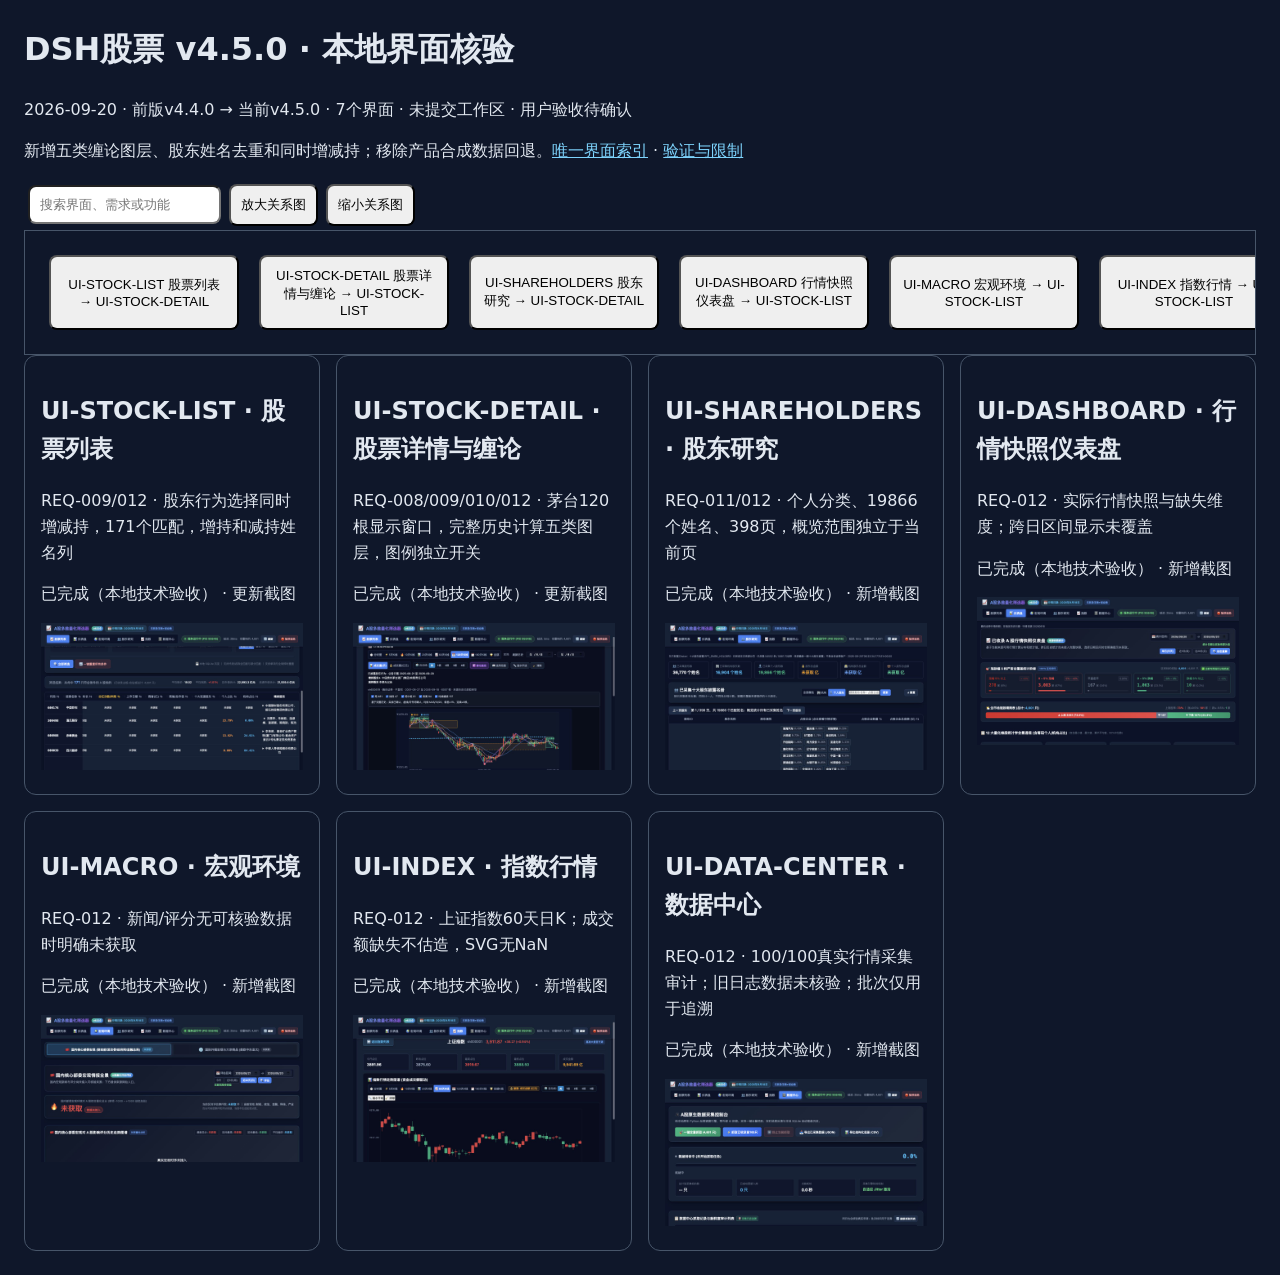
<file: docs/ui-overview/index.html>
<!doctype html><html lang="zh-CN"><meta charset="utf-8"><meta name="viewport" content="width=device-width,initial-scale=1"><title>DSH股票 v4.5.0 界面核验</title><style>body{font:16px/1.6 system-ui;background:#0f172a;color:#e2e8f0;margin:24px}a{color:#7dd3fc}button,input{padding:10px;margin:4px;border-radius:8px}nav{overflow:auto;border:1px solid #475569;padding:20px;cursor:grab}#graph{display:flex;gap:12px;transform-origin:top left;width:max-content}#graph button{width:190px;white-space:normal}#cards{display:grid;grid-template-columns:repeat(auto-fit,minmax(280px,1fr));gap:16px}article{padding:16px;border:1px solid #475569;border-radius:12px}img{width:100%;cursor:zoom-in}dialog{background:#111827;color:white;width:92%;max-height:90vh;overflow:auto;border:1px solid #64748b}dialog::backdrop{background:#000a}#full.zoom{width:180%;max-width:none}article[hidden]{display:none}</style><h1>DSH股票 v4.5.0 · 本地界面核验</h1><p>2026-09-20 · 前版v4.4.0 → 当前v4.5.0 · 7个界面 · 未提交工作区 · 用户验收待确认</p><p>新增五类缠论图层、股东姓名去重和同时增减持；移除产品合成数据回退。<a href="../assets/interface-index.md">唯一界面索引</a> · <a href="../verification/2026-09-20-r02/README.md">验证与限制</a></p><input id="search" placeholder="搜索界面、需求或功能"><button id="zoomIn">放大关系图</button><button id="zoomOut">缩小关系图</button><nav id="nav"><div id="graph"></div></nav><section id="cards"></section><dialog id="detail"><button id="close">关闭</button><a id="original" target="_blank">打开原图</a><button id="enlarge">放大图片</button><h2 id="detailTitle"></h2><p id="detailText"></p><img id="full"></dialog><script>const items=[{"id": "UI-STOCK-LIST", "name": "股票列表", "module": "股票列表", "type": "页面", "status": "已完成（本地技术验收）", "requirements": "REQ-009/012", "entry": "首页", "parent": null, "relations": ["UI-STOCK-DETAIL"], "capability": "股东行为选择同时增减持，171个匹配，增持和减持姓名列", "remaining": "用户验收/生产发布未执行；数据缺失范围见来源清单", "layout": "深色顶部导航、分组控制与表格或SVG图表", "screenshot": "../assets/003-r02/stock-list.jpg", "screenshot_sha256": "e0f32e94689557f39e9825229a35c64f1fe81a5def783469889889c110d2fdfa", "captured_at": "2026-09-20T06:49:59.022739+00:00", "viewport": [1280, 720], "source_revision": "a0cd26fe9d4d5fb9d12c921e344a0c2e67f7b565", "version": "v4.5.0", "input_fingerprint": "075ff450a2c0dc34e3a0f5f4e15bb5d1cc222553ffbb184f6dc30cc5301100f6", "previous_fingerprint": "3a6ec6e079a3889b1e093452acebbba453bb3dd32cc0ae45c3d3fb2e8b5f18de", "decision": "更新截图"}, {"id": "UI-STOCK-DETAIL", "name": "股票详情与缠论", "module": "股票详情与缠论", "type": "页面", "status": "已完成（本地技术验收）", "requirements": "REQ-008/009/010/012", "entry": "股票列表→详情", "parent": null, "relations": ["UI-STOCK-LIST"], "capability": "茅台120根显示窗口，完整历史计算五类图层，图例独立开关", "remaining": "用户验收/生产发布未执行；数据缺失范围见来源清单", "layout": "深色顶部导航、分组控制与表格或SVG图表", "screenshot": "../assets/003-r02/chanlun.jpg", "screenshot_sha256": "2fdd315dcd98bf8814c233ca384f96163af890fcc94119260bbe39d3940ac8f3", "captured_at": "2026-09-20T06:50:03.070975+00:00", "viewport": [1280, 720], "source_revision": "a0cd26fe9d4d5fb9d12c921e344a0c2e67f7b565", "version": "v4.5.0", "input_fingerprint": "a7a0cac359157b2dad855438ebb1a19bce30a590edeeaadc8102dc30d80678fa", "previous_fingerprint": "f020218f6b62eef239d7781952d244ff92ba755a075d764358be6f39dd41bc58", "decision": "更新截图"}, {"id": "UI-SHAREHOLDERS", "name": "股东研究", "module": "股东研究", "type": "页面", "status": "已完成（本地技术验收）", "requirements": "REQ-011/012", "entry": "顶部股东研究", "parent": null, "relations": ["UI-STOCK-DETAIL"], "capability": "个人分类、19866个姓名、398页，概览范围独立于当前页", "remaining": "用户验收/生产发布未执行；数据缺失范围见来源清单", "layout": "深色顶部导航、分组控制与表格或SVG图表", "screenshot": "../assets/003-r02/shareholders.jpg", "screenshot_sha256": "25a9f7125d5b226f7f148b170869aa7f461dc6eb2281b76ea462cfec25f631fd", "captured_at": "2026-09-20T06:49:39.394692+00:00", "viewport": [1280, 720], "source_revision": "a0cd26fe9d4d5fb9d12c921e344a0c2e67f7b565", "version": "v4.5.0", "input_fingerprint": "ad139487bc40743a5f2d790c462d14a052afd92e2bce136640f77c83b3e362d0", "previous_fingerprint": null, "decision": "新增截图"}, {"id": "UI-DASHBOARD", "name": "行情快照仪表盘", "module": "行情快照仪表盘", "type": "页面", "status": "已完成（本地技术验收）", "requirements": "REQ-012", "entry": "顶部仪表盘", "parent": null, "relations": ["UI-STOCK-LIST"], "capability": "实际行情快照与缺失维度；跨日区间显示未覆盖", "remaining": "用户验收/生产发布未执行；数据缺失范围见来源清单", "layout": "深色顶部导航、分组控制与表格或SVG图表", "screenshot": "../assets/003-r02/dashboard.jpg", "screenshot_sha256": "5aa983aa7e1e2dc6072e6bdf07bef12995127543bba89e031011de3d1c2f3e95", "captured_at": "2026-09-20T06:49:08.317565+00:00", "viewport": [1280, 720], "source_revision": "a0cd26fe9d4d5fb9d12c921e344a0c2e67f7b565", "version": "v4.5.0", "input_fingerprint": "89a1716c624b4ca17f49869c0120faab6b6d7c348a84bb20119110da7b3ac3be", "previous_fingerprint": null, "decision": "新增截图"}, {"id": "UI-MACRO", "name": "宏观环境", "module": "宏观环境", "type": "页面", "status": "已完成（本地技术验收）", "requirements": "REQ-012", "entry": "顶部宏观环境", "parent": null, "relations": ["UI-STOCK-LIST"], "capability": "新闻/评分无可核验数据时明确未获取", "remaining": "用户验收/生产发布未执行；数据缺失范围见来源清单", "layout": "深色顶部导航、分组控制与表格或SVG图表", "screenshot": "../assets/003-r02/macro.jpg", "screenshot_sha256": "18ce90f05f7f8e7abbae05418ece8be8661d7dddbf5bd9c8138087fc42052056", "captured_at": "2026-09-20T06:49:07.979937+00:00", "viewport": [1280, 720], "source_revision": "a0cd26fe9d4d5fb9d12c921e344a0c2e67f7b565", "version": "v4.5.0", "input_fingerprint": "379de2bb28104bf4da3d303cf18c1313f307e3971ef9d13839a23e2134cb96ff", "previous_fingerprint": null, "decision": "新增截图"}, {"id": "UI-INDEX", "name": "指数行情", "module": "指数行情", "type": "页面", "status": "已完成（本地技术验收）", "requirements": "REQ-012", "entry": "顶部指数→上证指数详情", "parent": null, "relations": ["UI-STOCK-LIST"], "capability": "上证指数60天日K；成交额缺失不估造，SVG无NaN", "remaining": "用户验收/生产发布未执行；数据缺失范围见来源清单", "layout": "深色顶部导航、分组控制与表格或SVG图表", "screenshot": "../assets/003-r02/index.jpg", "screenshot_sha256": "fad444fbb4c5fa64d22bd24a021ecf817431c80ad4c6e45b116eb5e1cc8e070c", "captured_at": "2026-09-20T06:49:38.199259+00:00", "viewport": [1280, 720], "source_revision": "a0cd26fe9d4d5fb9d12c921e344a0c2e67f7b565", "version": "v4.5.0", "input_fingerprint": "eb0cf3b39711f23da20a77d696c50fbbd6311df0a94b72bfa408f2eef2a2189d", "previous_fingerprint": null, "decision": "新增截图"}, {"id": "UI-DATA-CENTER", "name": "数据中心", "module": "数据中心", "type": "页面", "status": "已完成（本地技术验收）", "requirements": "REQ-012", "entry": "顶部数据中心", "parent": null, "relations": ["UI-STOCK-LIST"], "capability": "100/100真实行情采集审计；旧日志数据未核验；批次仅用于追溯", "remaining": "用户验收/生产发布未执行；数据缺失范围见来源清单", "layout": "深色顶部导航、分组控制与表格或SVG图表", "screenshot": "../assets/003-r02/data-center.jpg", "screenshot_sha256": "d952dd44d7d192bc78058557df1add261a290ced14b5ec4ec7ff720dab89b3fc", "captured_at": "2026-09-20T06:49:07.666206+00:00", "viewport": [1280, 720], "source_revision": "a0cd26fe9d4d5fb9d12c921e344a0c2e67f7b565", "version": "v4.5.0", "input_fingerprint": "973e797a3492925feac728933d5d7d567560f5b0dc5e08778c6ce53738f5cc20", "previous_fingerprint": null, "decision": "新增截图"}];const byId=new Map(items.map(r=>[r.id,r]));const $=id=>document.getElementById(id);function openDetail(r){$('detailTitle').textContent=r.id+' · '+r.name;$('detailText').textContent=r.requirements+' · '+r.capability+' · '+r.remaining;$('full').className='';$('full').src=r.screenshot;$('original').href=r.screenshot;$('detail').showModal()}for(const r of items){const b=document.createElement('button');b.textContent=r.id+' '+r.name+' → '+r.relations.join(' / ');b.onclick=()=>openDetail(r);$('graph').appendChild(b);const a=document.createElement('article');a.innerHTML='<h2>'+r.id+' · '+r.name+'</h2><p>'+r.requirements+' · '+r.capability+'</p><p>'+r.status+' · '+r.decision+'</p><img alt="'+r.name+'实际截图" src="'+r.screenshot+'">';a.querySelector('h2').onclick=()=>openDetail(r);a.querySelector('img').onclick=()=>openDetail(r);$('cards').appendChild(a)}$('close').onclick=()=>$('detail').close();$('enlarge').onclick=()=>$('full').classList.toggle('zoom');$('search').oninput=e=>document.querySelectorAll('article').forEach(a=>a.hidden=!a.textContent.toLowerCase().includes(e.target.value.toLowerCase()));let z=1;$('zoomIn').onclick=()=>$('graph').style.transform='scale('+(z=Math.min(2,z+.1))+')';$('zoomOut').onclick=()=>$('graph').style.transform='scale('+(z=Math.max(.5,z-.1))+')';let drag;$('nav').onpointerdown=e=>{if(e.target.tagName==='BUTTON')return;drag=[e.clientX,$('nav').scrollLeft];$('nav').setPointerCapture(e.pointerId)};$('nav').onpointermove=e=>{if(drag)$('nav').scrollLeft=drag[1]-e.clientX+drag[0]};$('nav').onpointerup=()=>drag=null;</script></html>
</file>
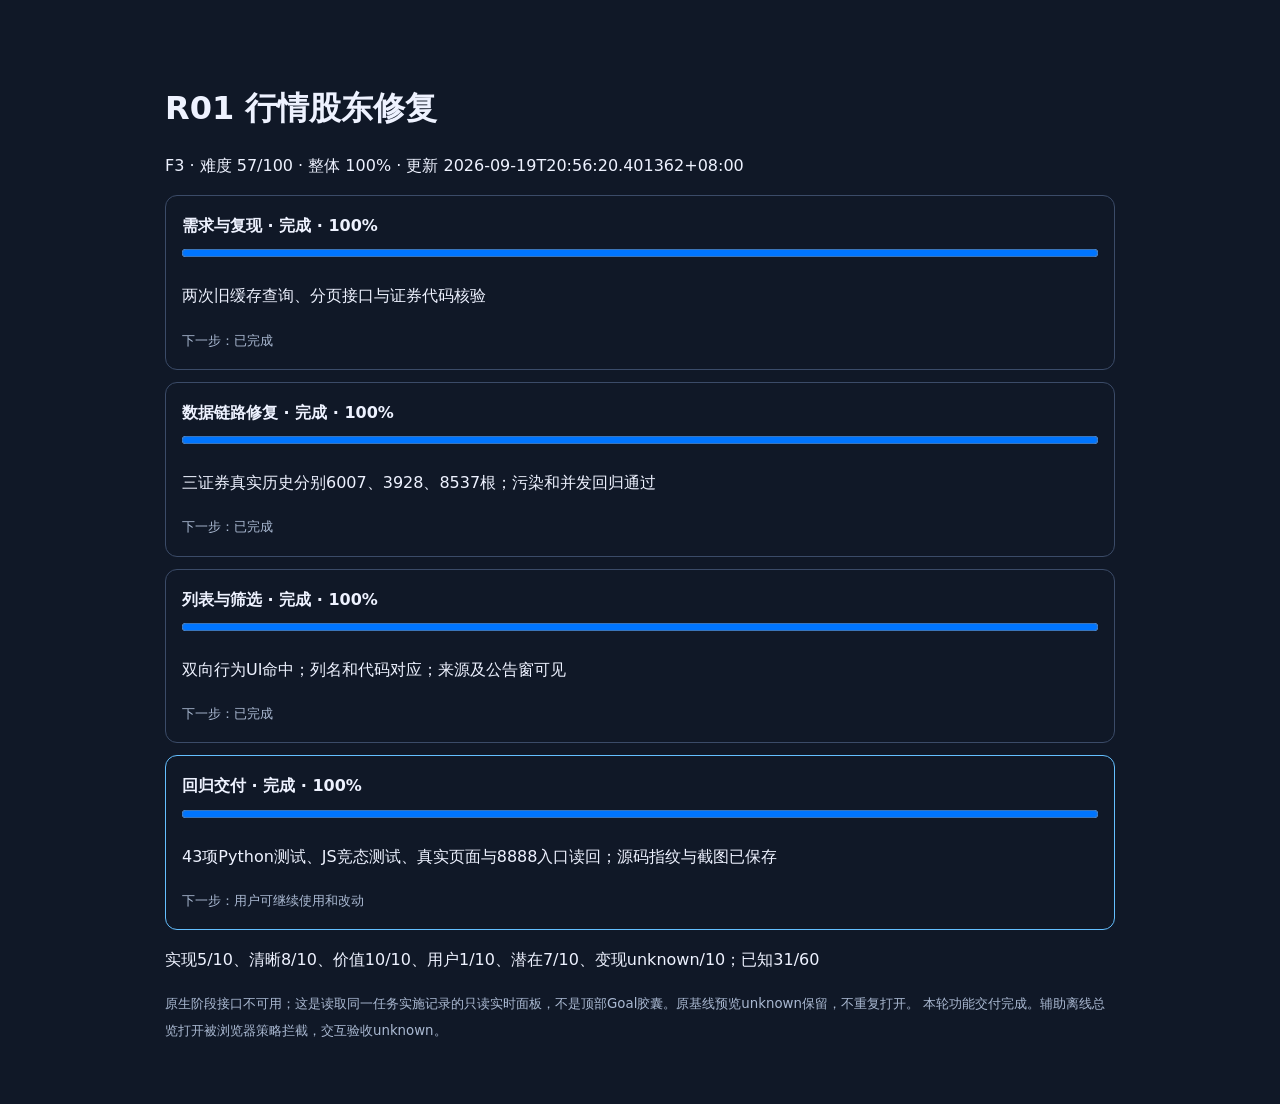
<file: docs/verification/2026-09-19-fix/progress.html>
<!doctype html><html lang="zh-CN"><meta charset="utf-8"><title>R01 行情股东修复 · 实时进度</title><style>body{font:16px/1.7 system-ui;background:#101827;color:#eef2ff;max-width:950px;margin:40px auto;padding:20px}article{border:1px solid #3b4b68;border-radius:12px;padding:16px;margin:12px 0}progress{width:100%;height:16px}small{color:#aab9d2}.current{border-color:#64bfff}h1{margin-bottom:6px}</style><h1>R01 行情股东修复</h1><p id="status">读取状态中…</p><div id="stages"></div><p id="value"></p><small id="note"></small><script>async function load(){try{const r=await fetch('progress.json',{cache:'no-store'});if(!r.ok)throw Error('状态读取失败');const p=await r.json();document.getElementById('status').textContent=`${p.focus} · 难度 ${p.difficulty}/100 · 整体 ${p.overall}% · 更新 ${p.updated_at}`;const root=document.getElementById('stages');root.replaceChildren();for(const s of p.stages){const a=document.createElement('article');a.className=s.id===p.current?'current':'';const h=document.createElement('strong');h.textContent=`${s.name} · ${s.status} · ${s.percent}%`;const bar=document.createElement('progress');bar.max=100;bar.value=s.percent;const info=document.createElement('p');info.textContent=s.evidence;const next=document.createElement('small');next.textContent=`下一步：${s.next}`;a.append(h,bar,info,next);root.append(a)}document.getElementById('value').textContent=p.value;document.getElementById('note').textContent=p.note}catch(e){document.getElementById('status').textContent='进度面板失联，请以任务消息中的最近验证状态为准。'}}load();setInterval(load,3000)</script></html>
</file>
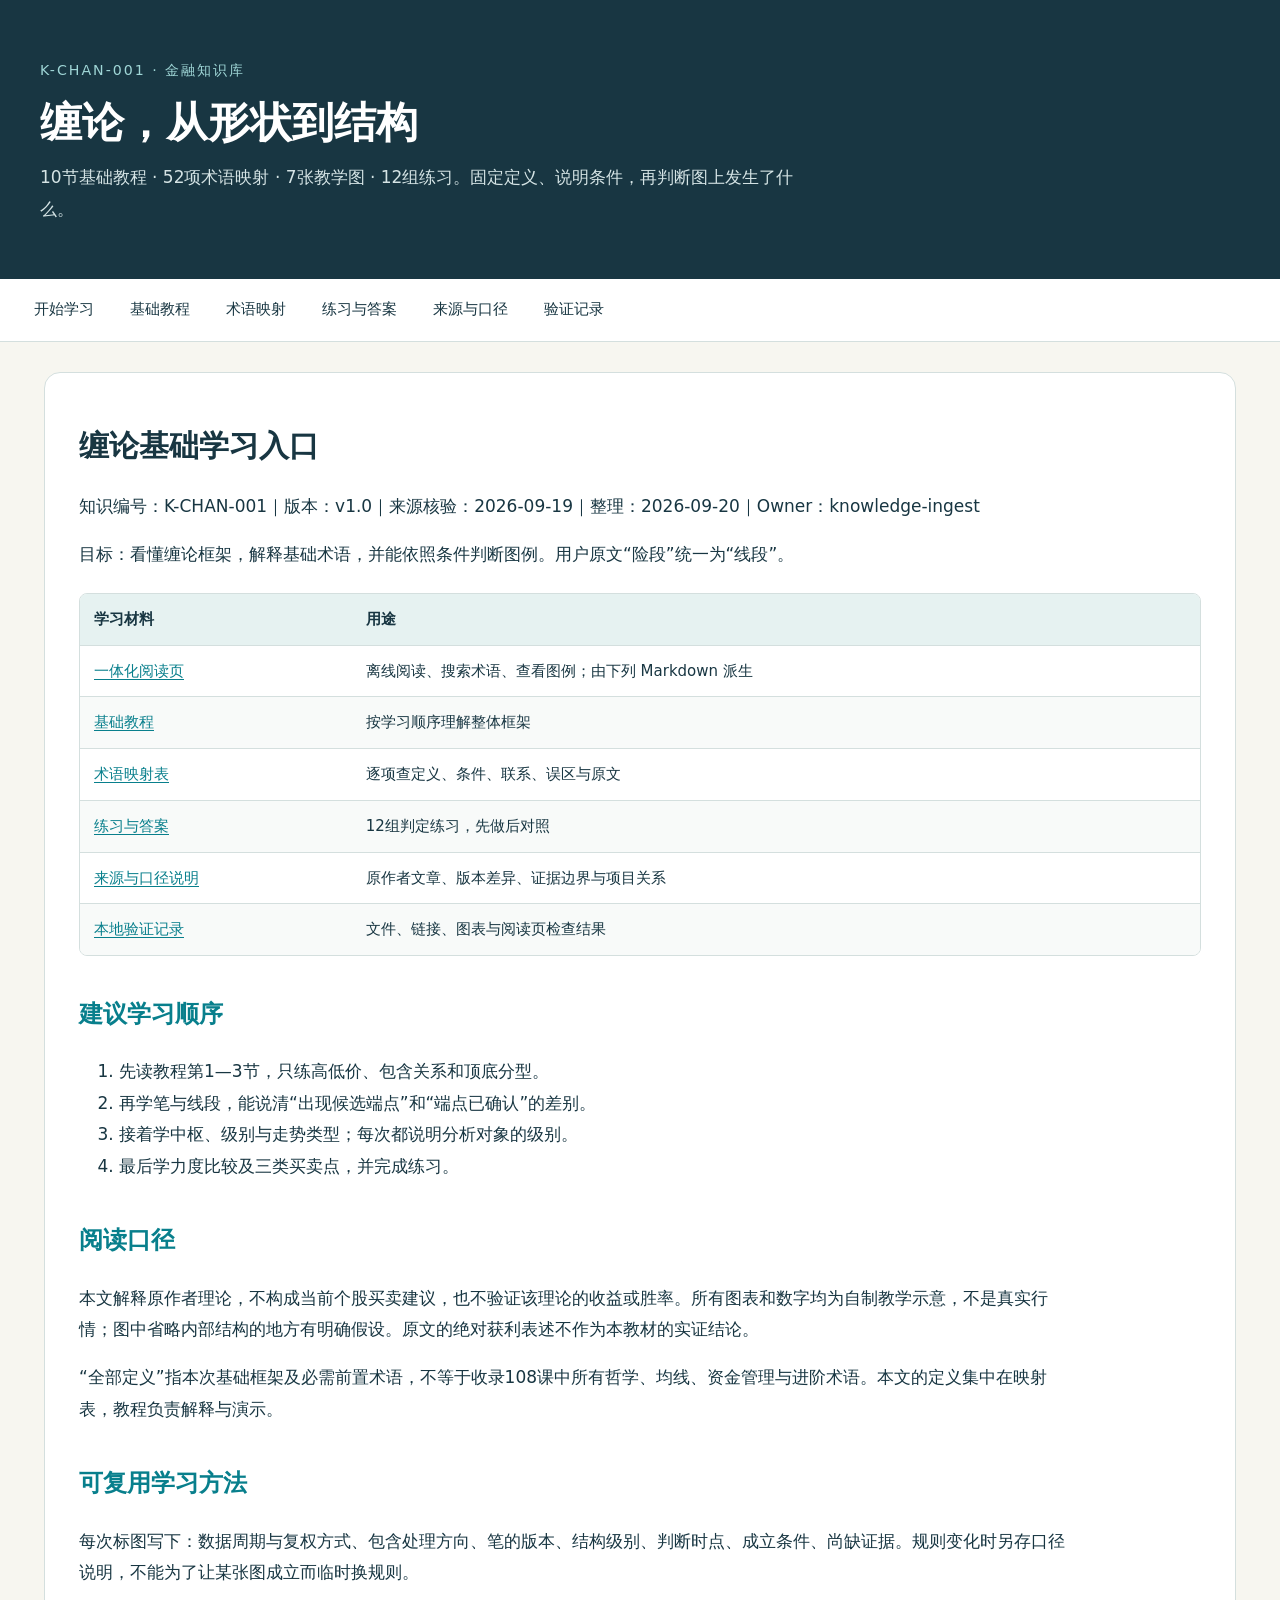
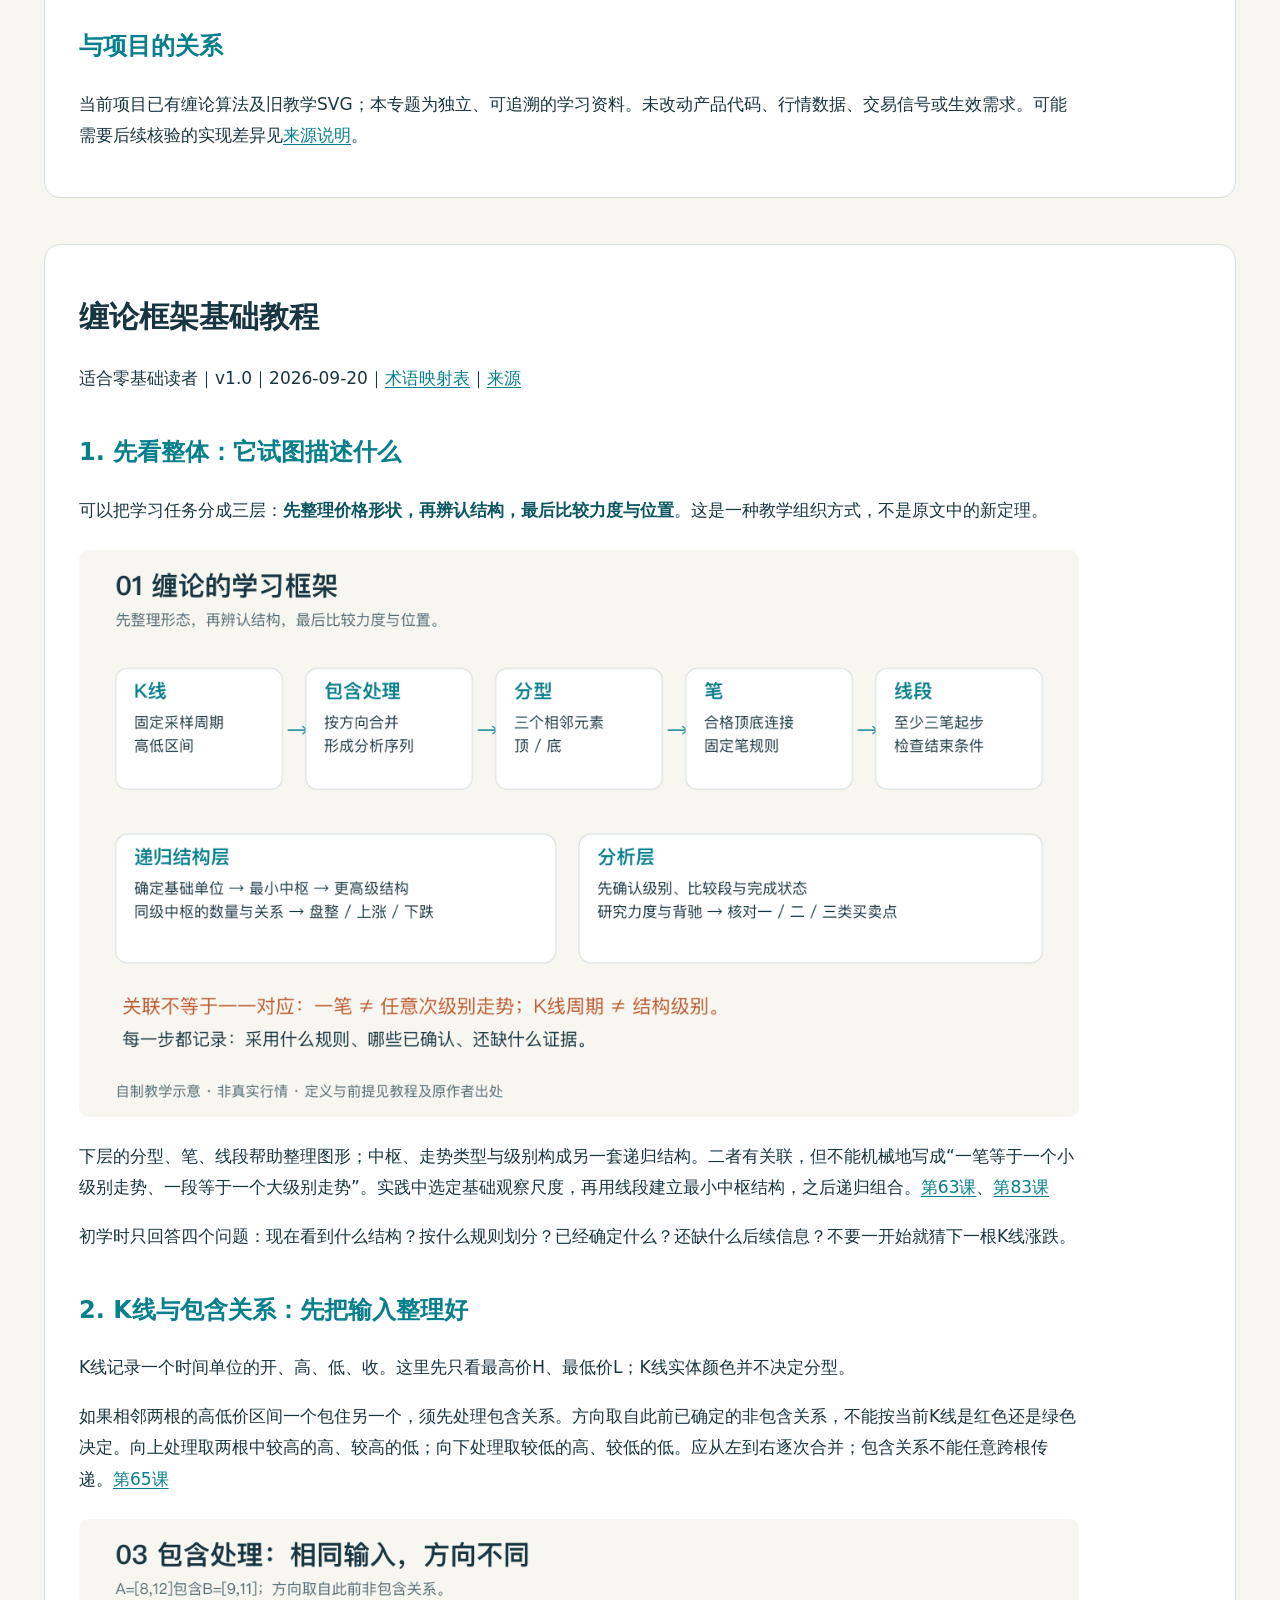
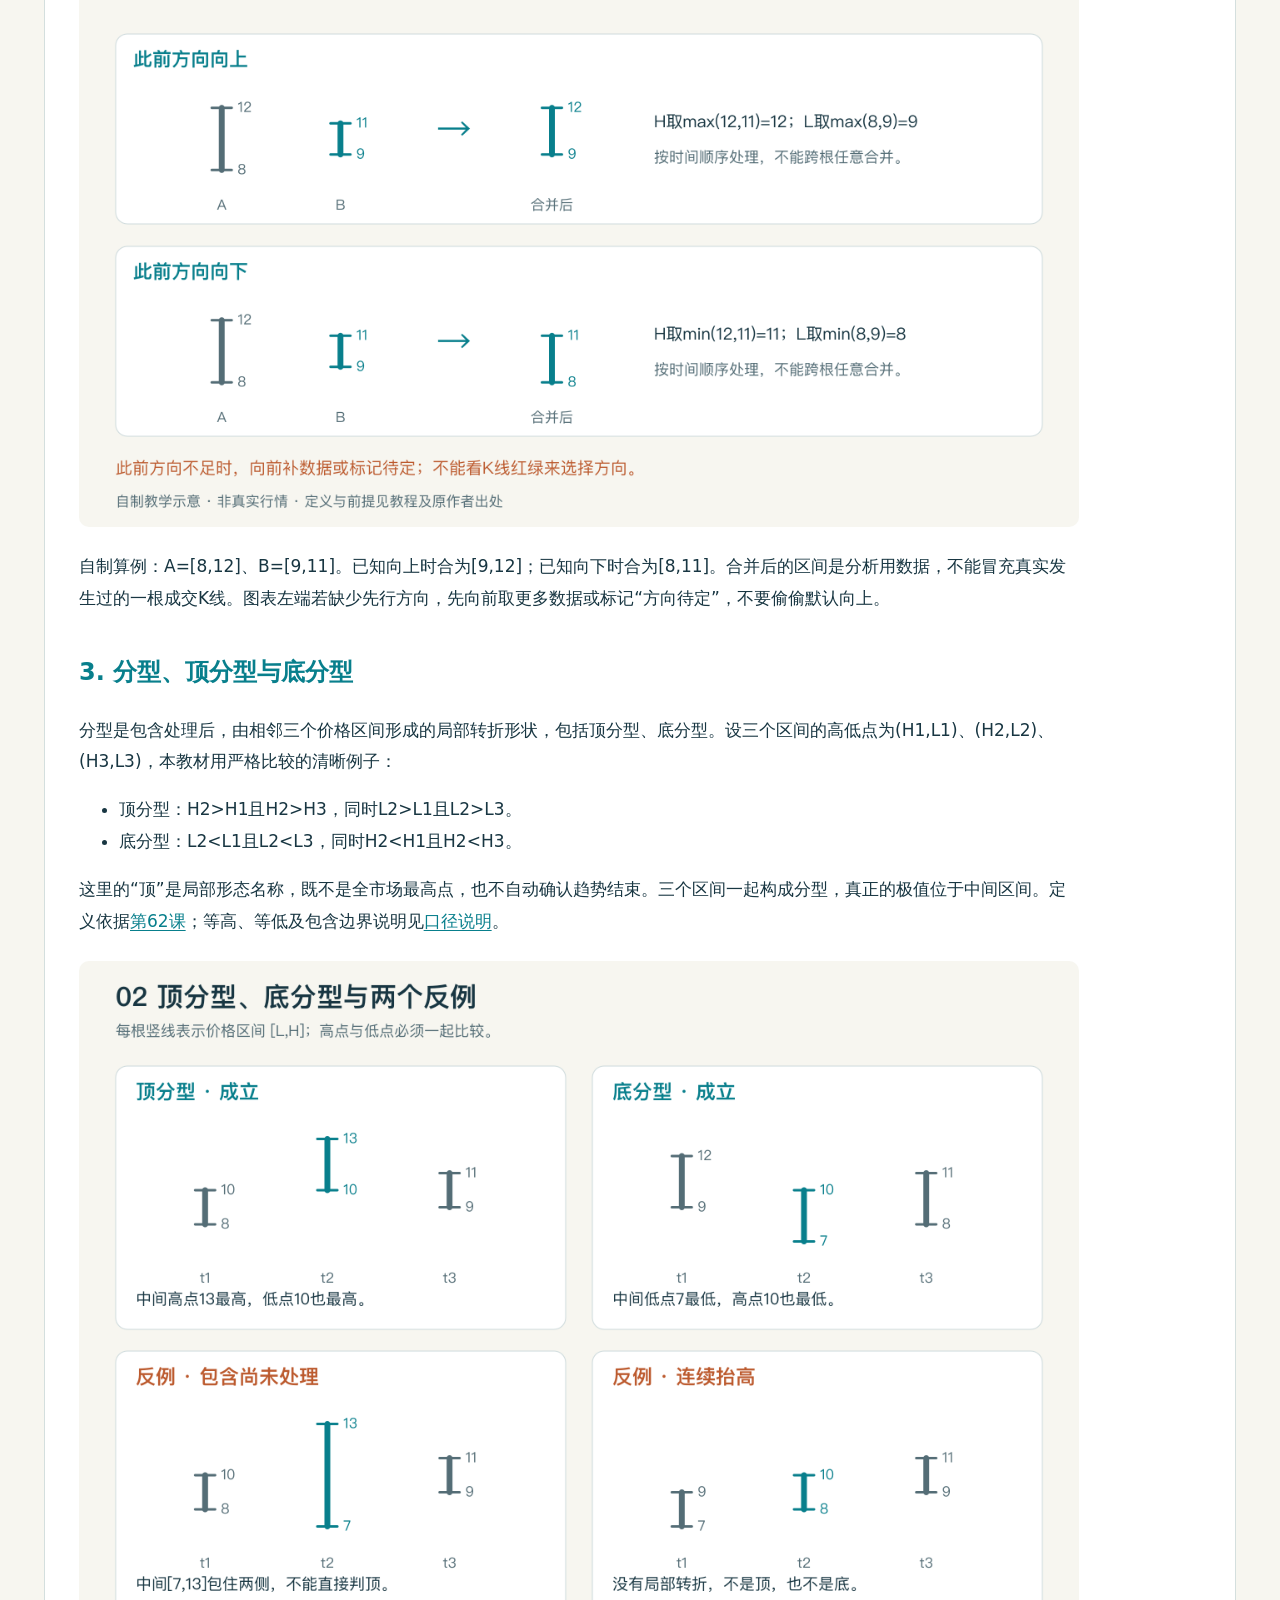
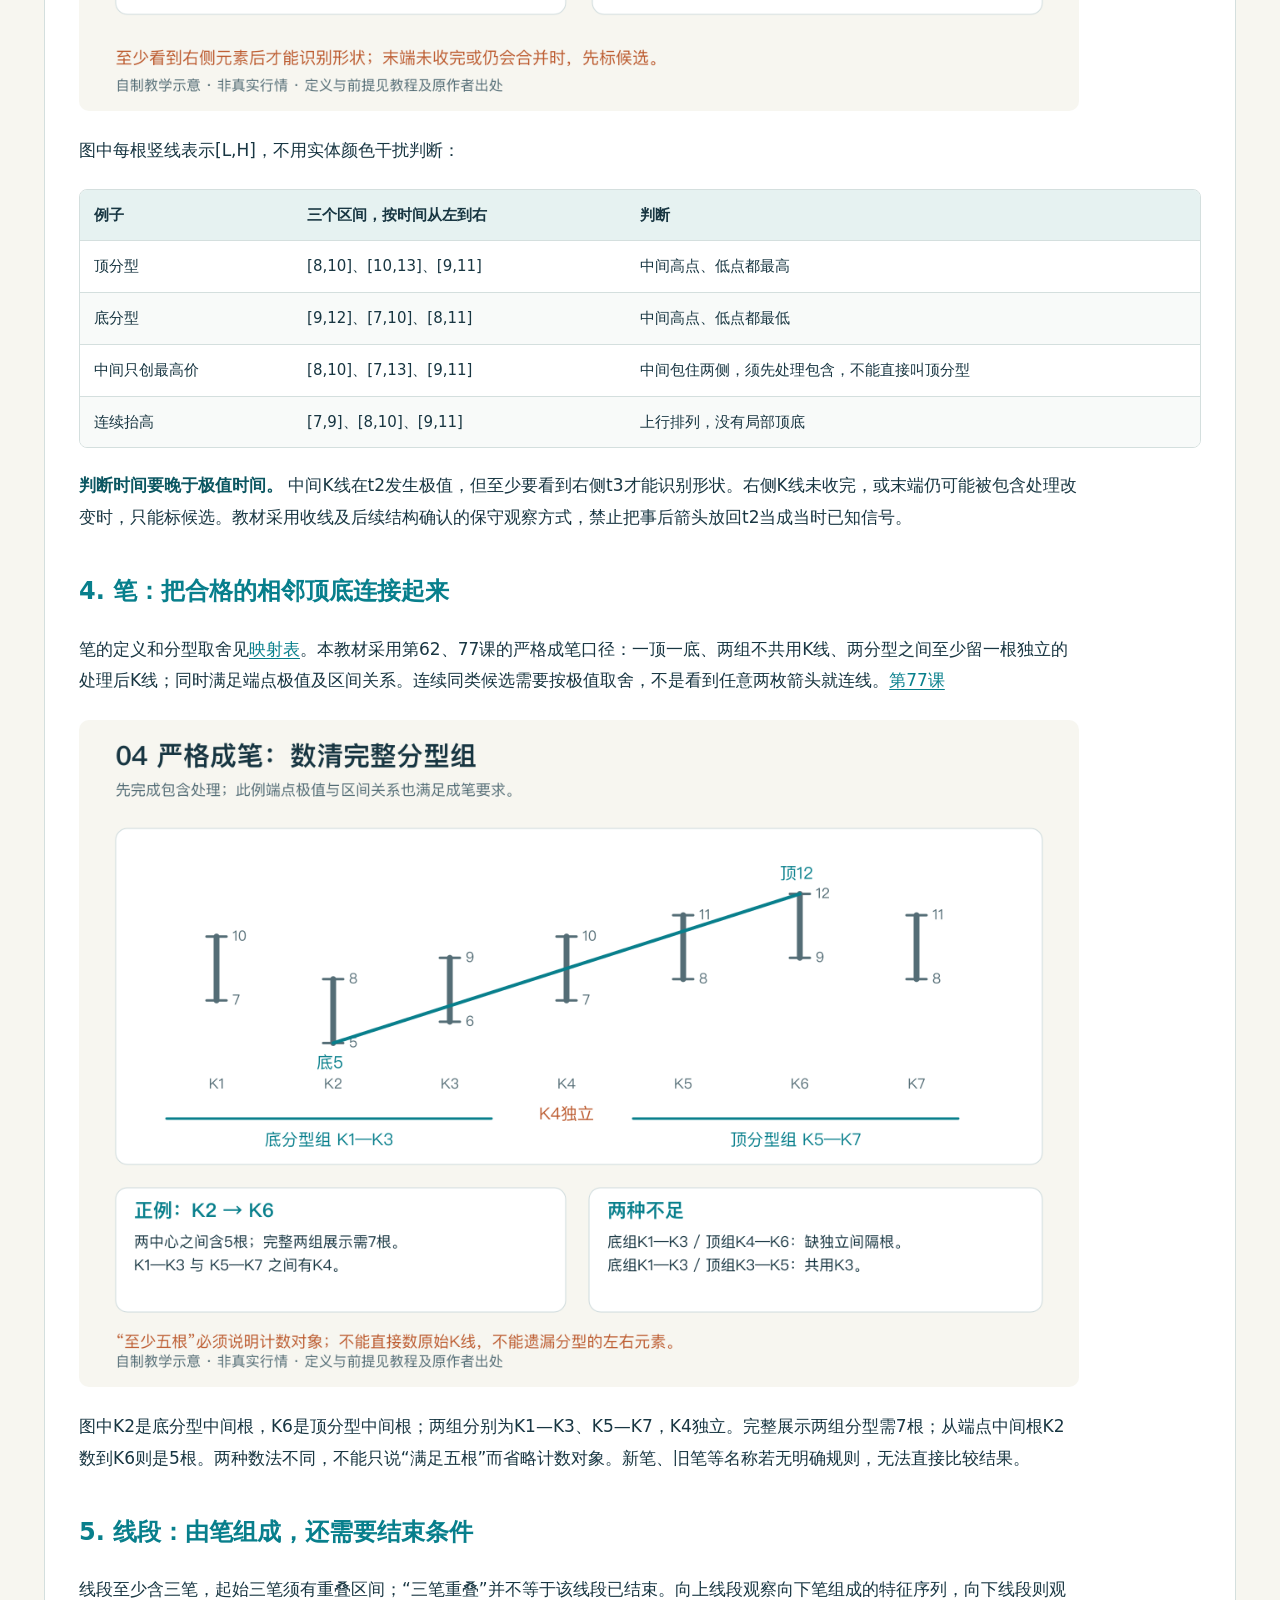
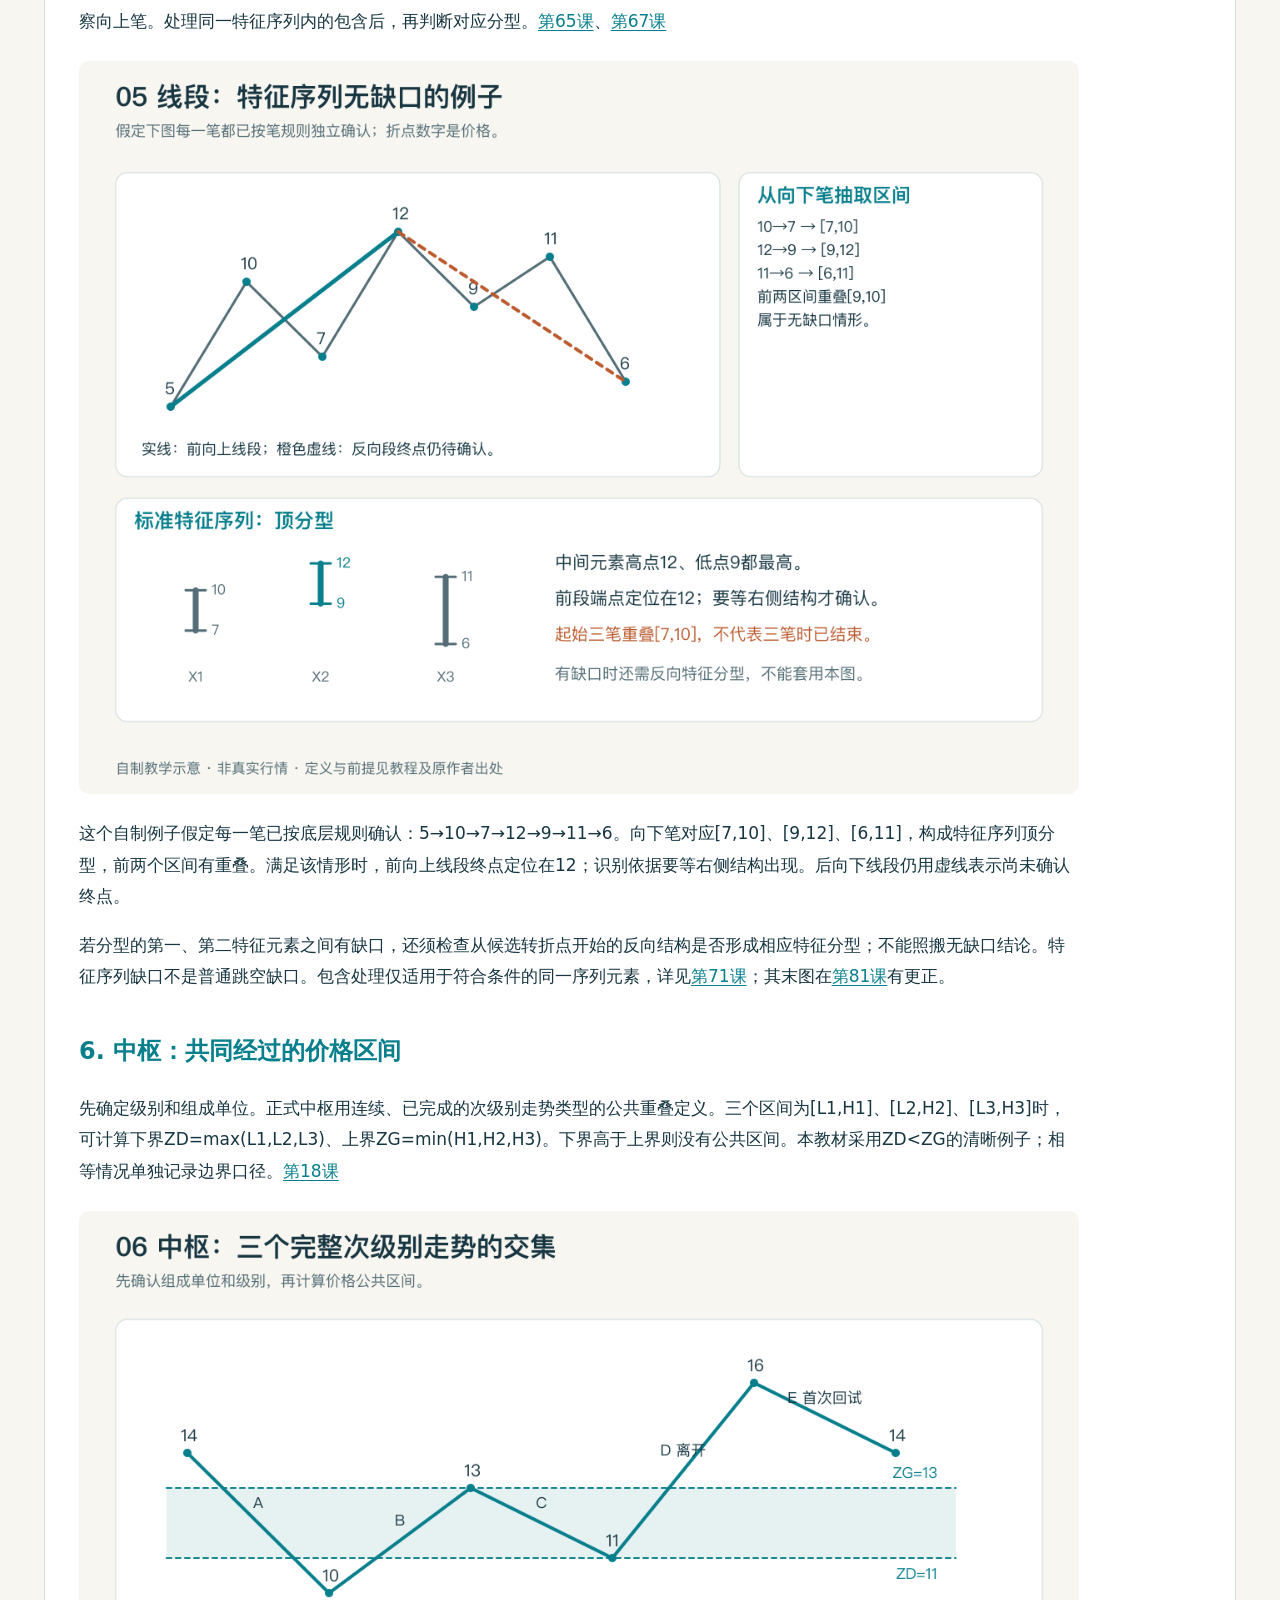
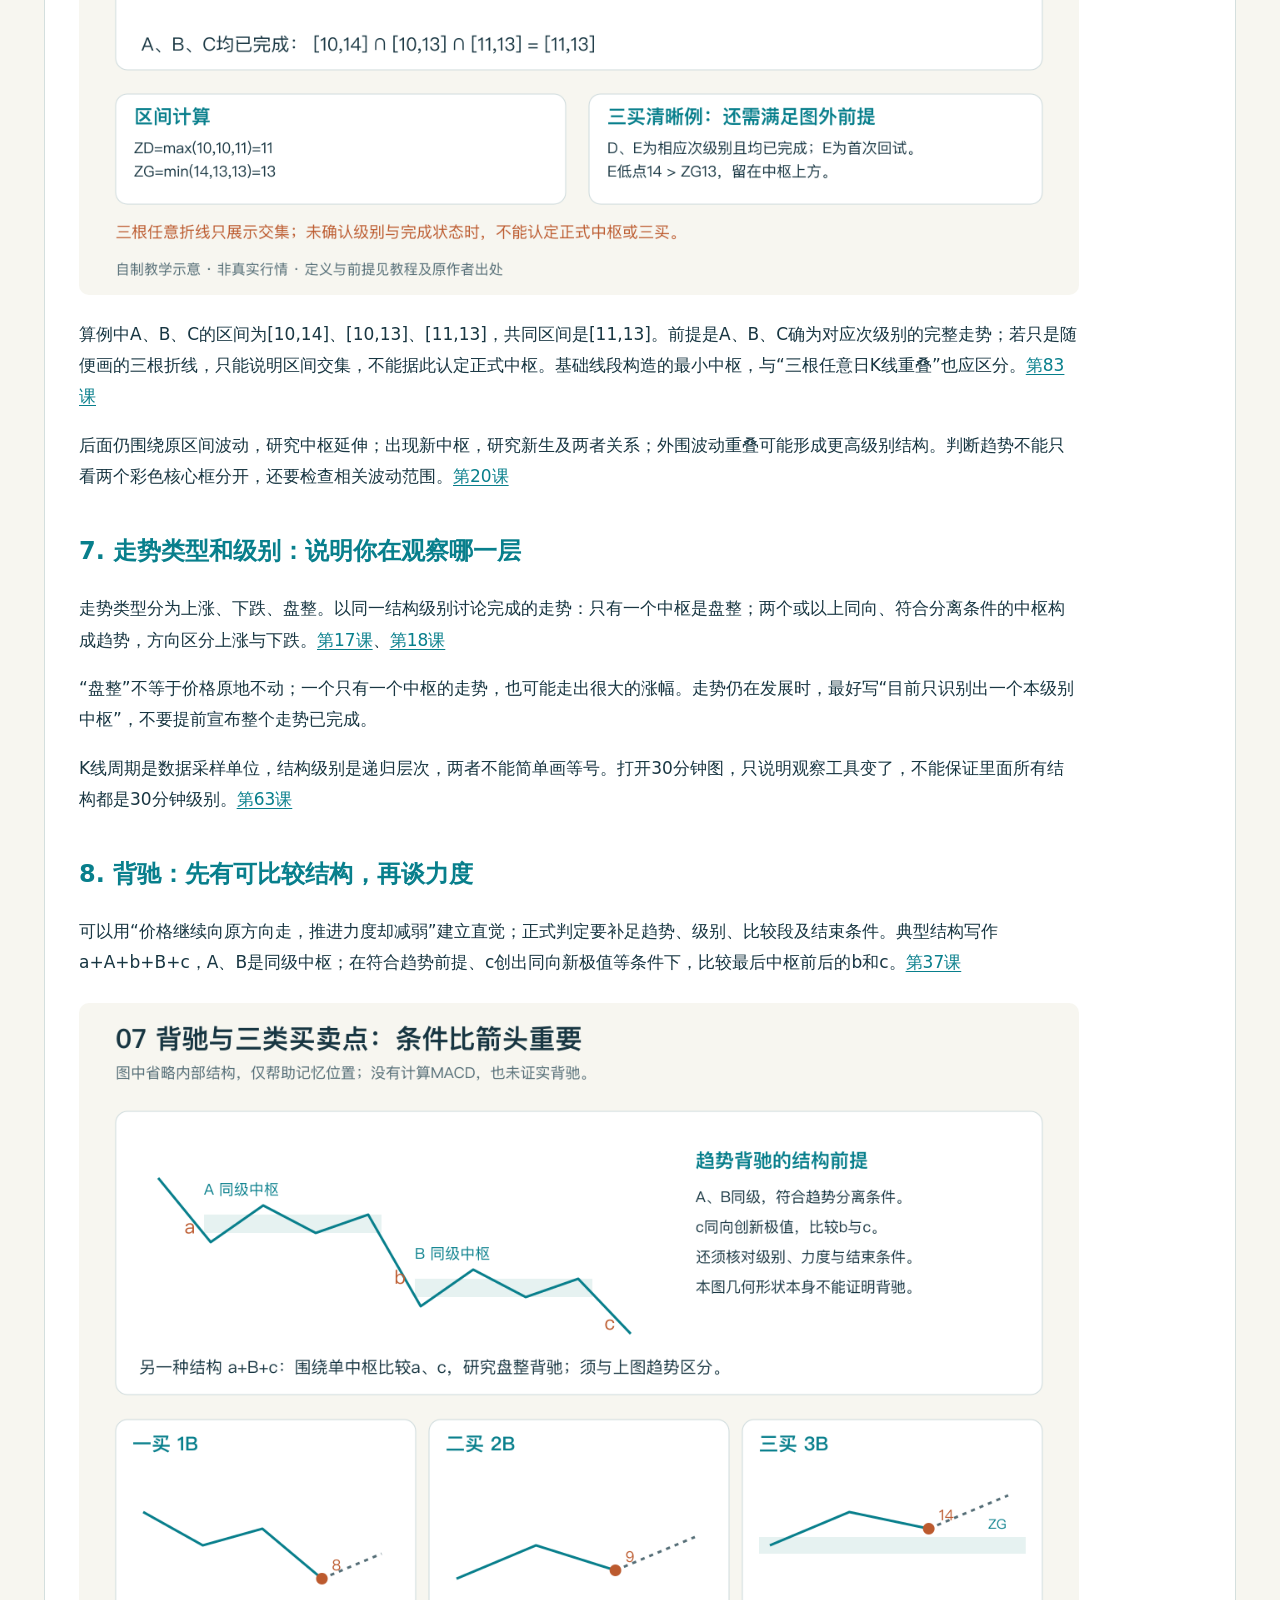
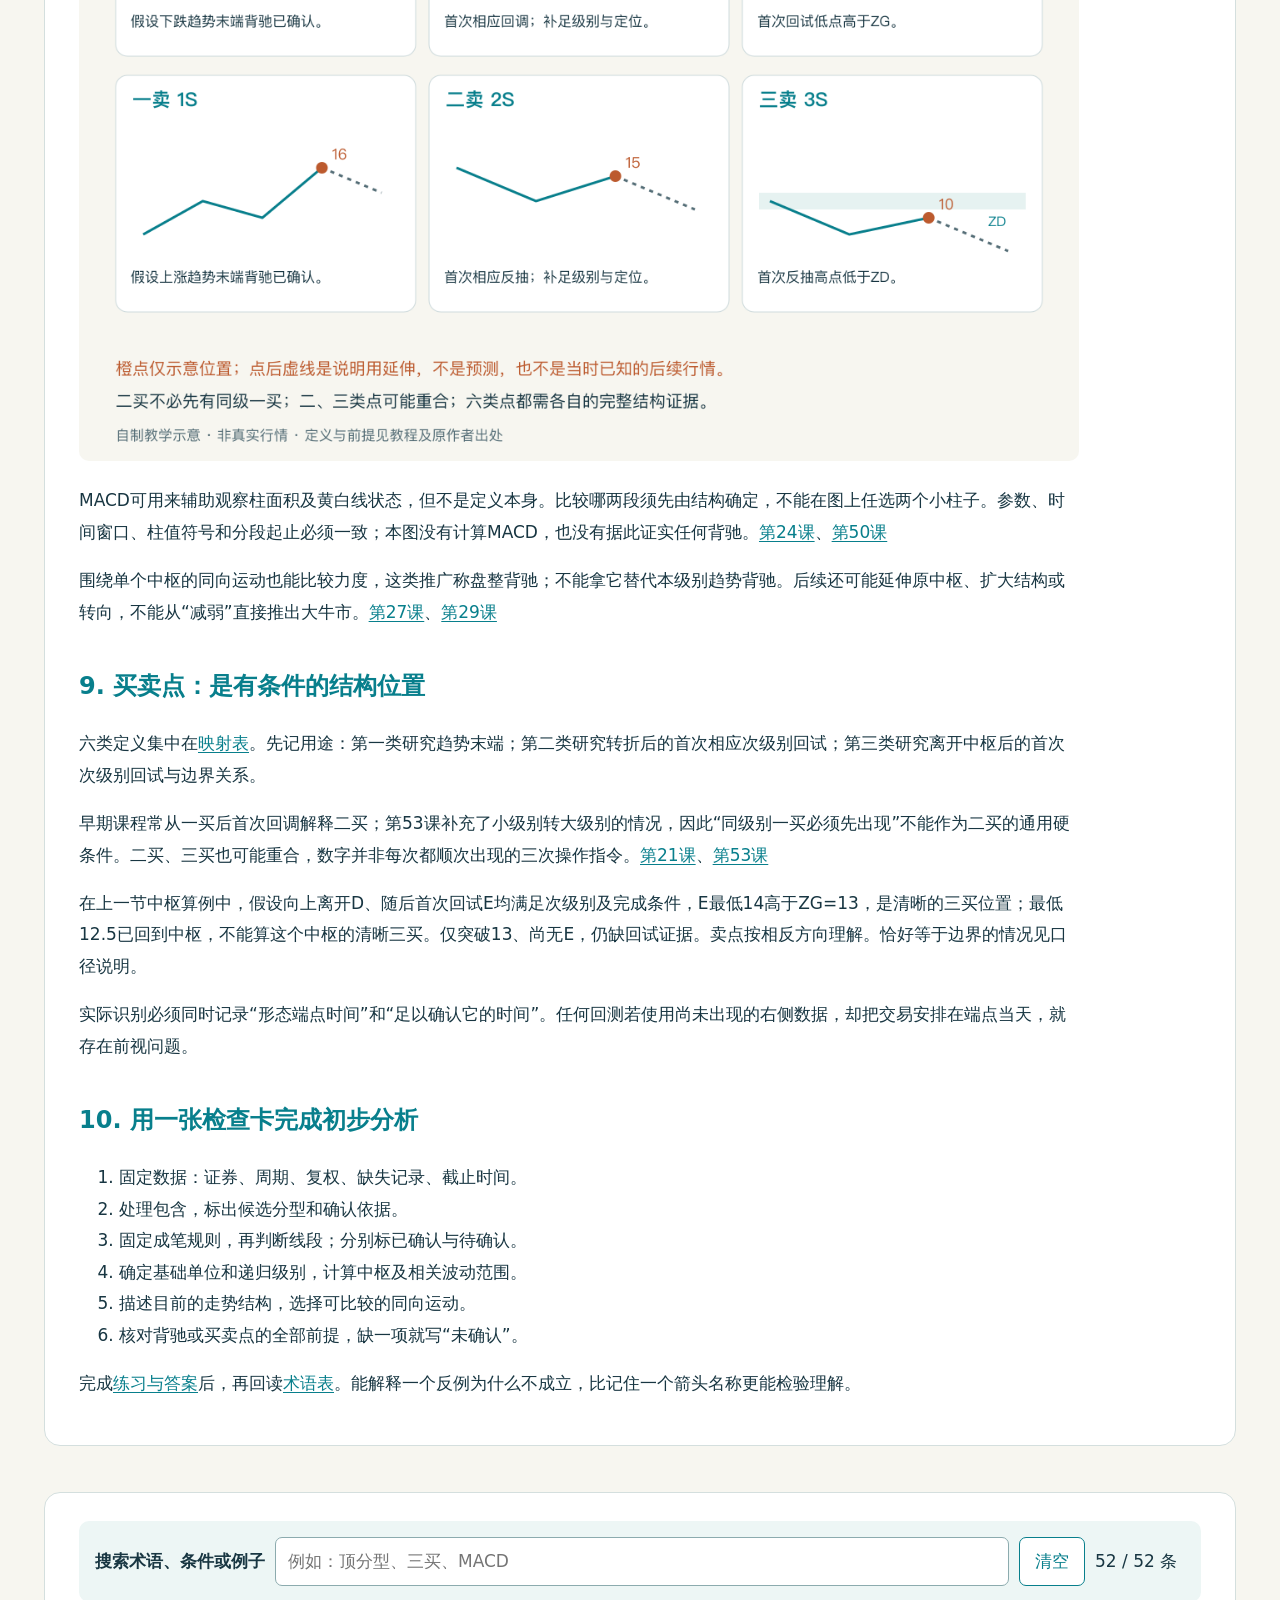
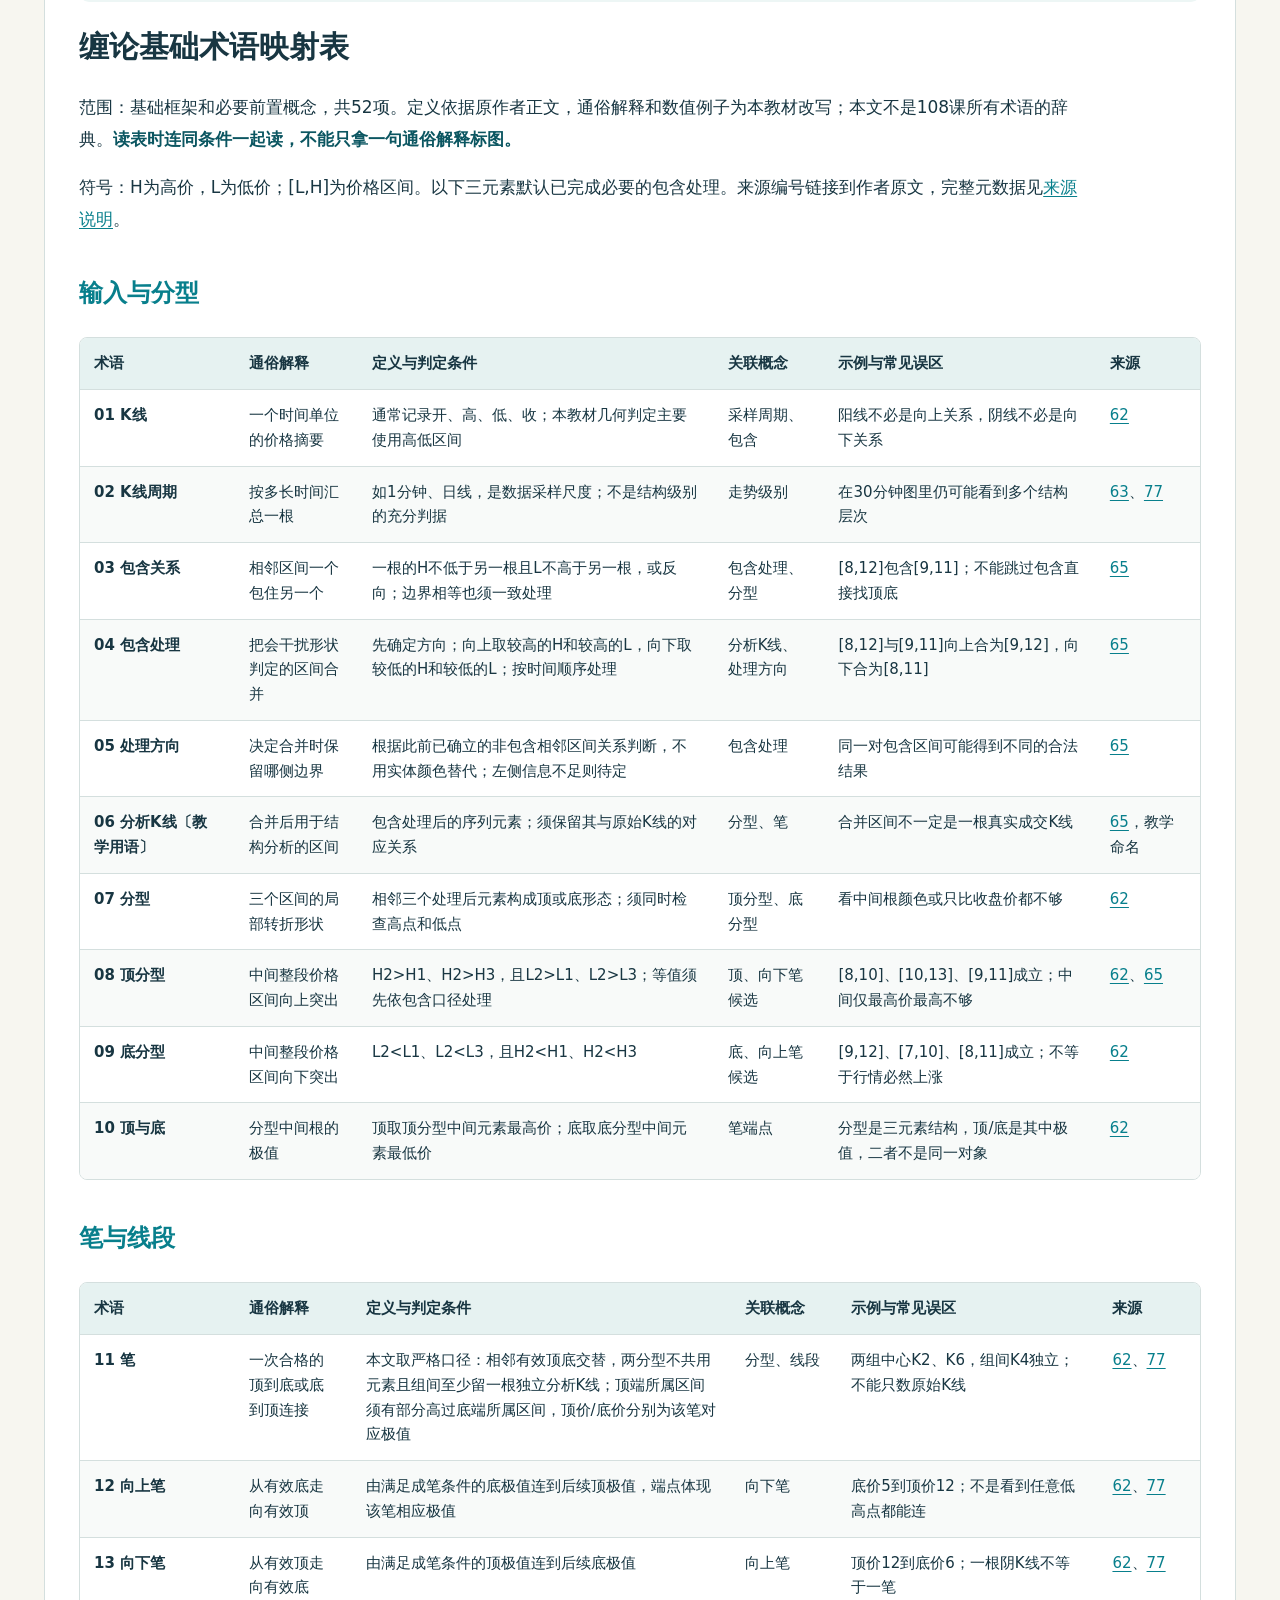
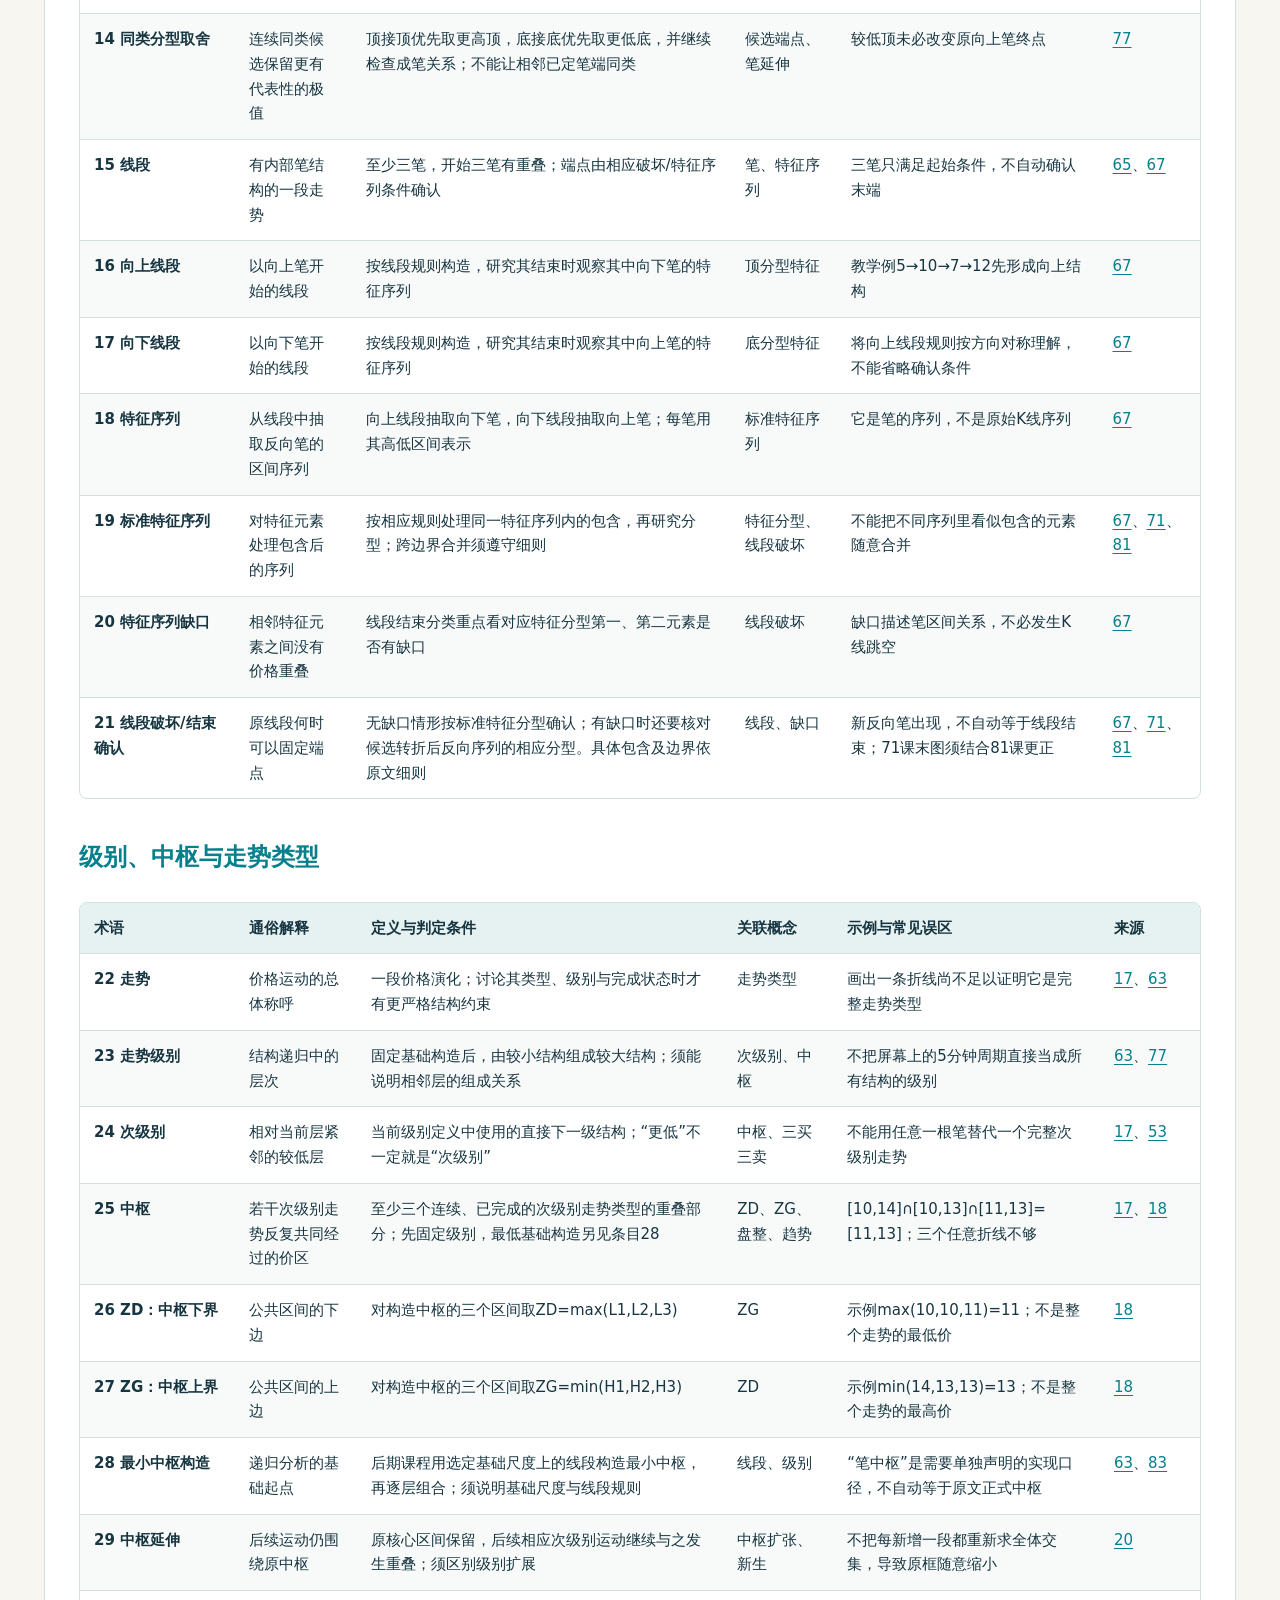
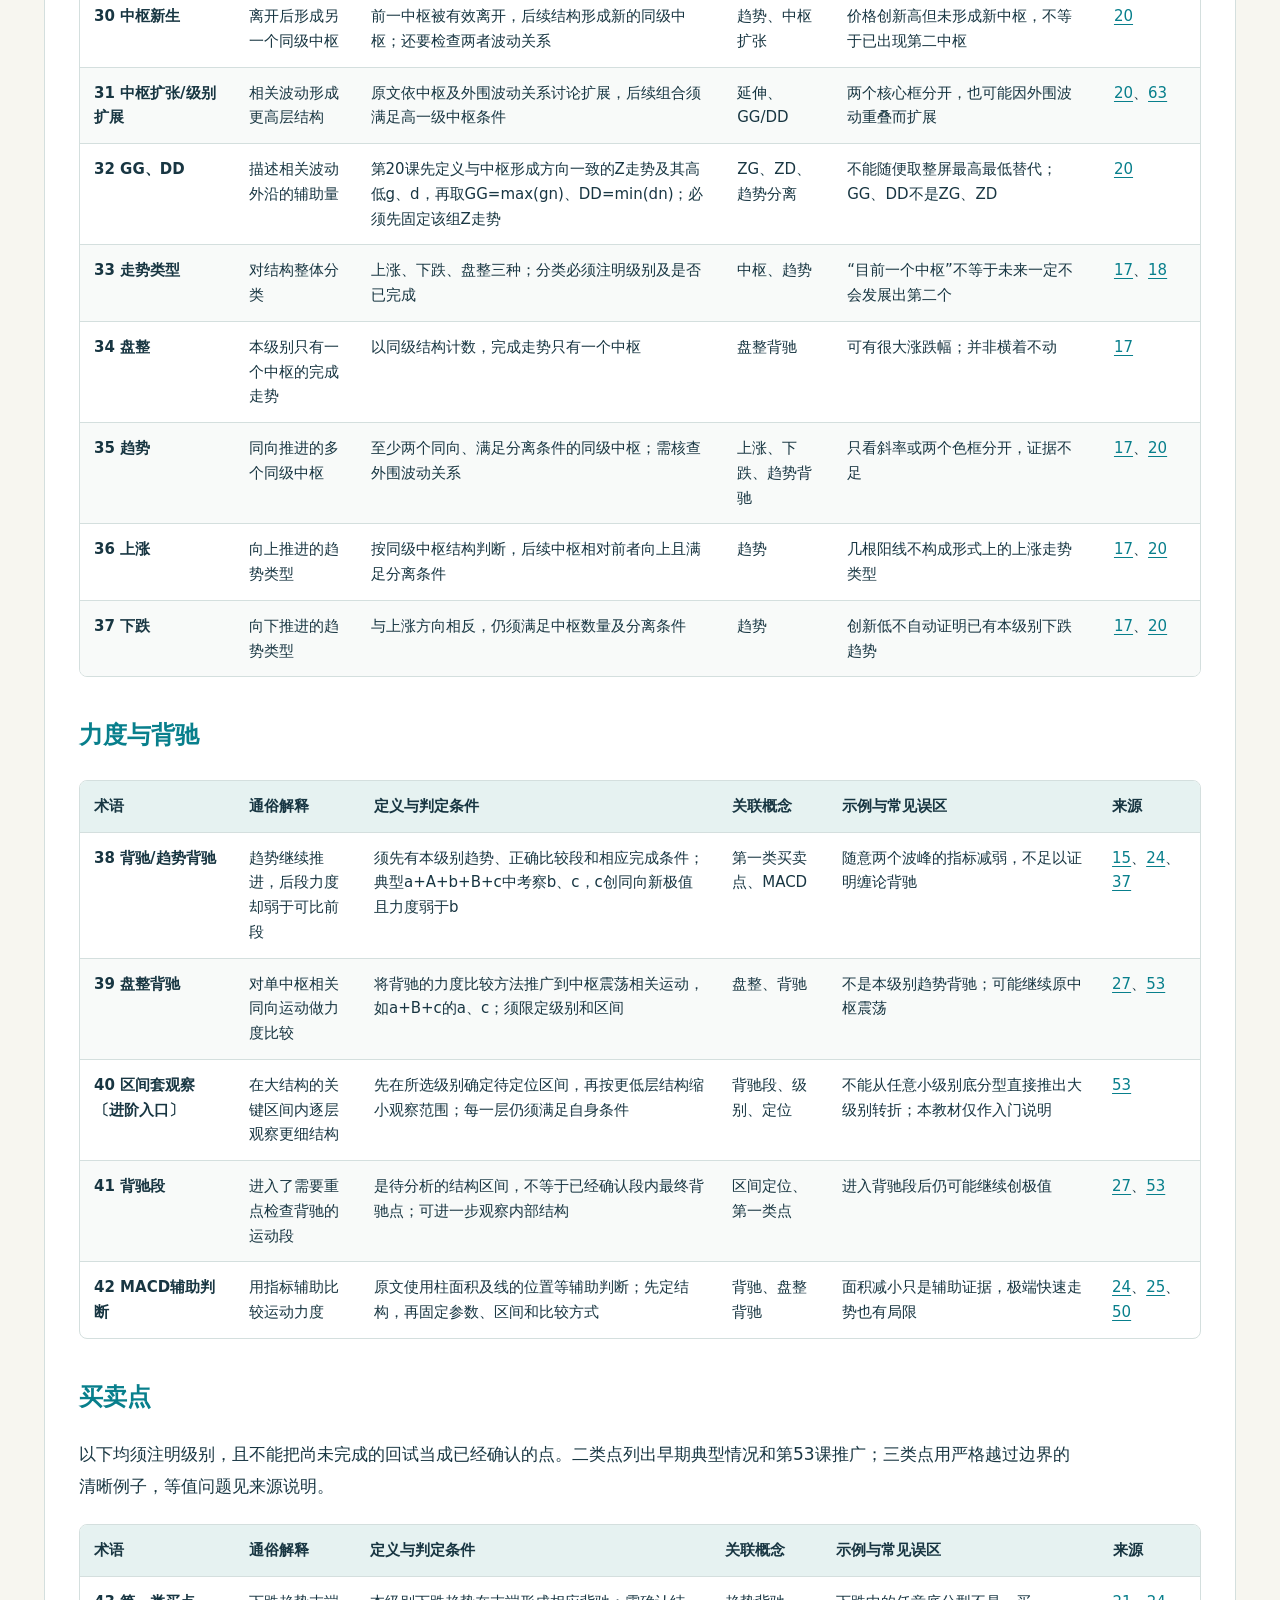
<file: docs/knowledge/finance/chanlun/reader.html>
<!doctype html><html lang="zh-CN"><head><meta charset="utf-8"><meta name="viewport" content="width=device-width,initial-scale=1"><title>缠论基础教学 · K-CHAN-001</title><style>:root{--ink:#183642;--muted:#546d76;--teal:#087f8c;--line:#d4dfde;--paper:#fff;--bg:#f7f6f0}*{box-sizing:border-box}html{scroll-behavior:smooth;scroll-padding-top:82px}body{margin:0;color:var(--ink);background:var(--bg);font:17px/1.85 system-ui,-apple-system,"PingFang SC",sans-serif}header{padding:54px max(28px,calc((100vw - 1200px)/2));background:#183642;color:#fff}header small{letter-spacing:2px;color:#9fd6d6}header h1{font-size:42px;margin:10px 0}header p{margin:0;max-width:780px;color:#d5e4e5}nav{position:sticky;top:0;z-index:3;display:flex;gap:8px;flex-wrap:wrap;padding:12px max(20px,calc((100vw - 1240px)/2));background:#fffffff2;border-bottom:1px solid var(--line);backdrop-filter:blur(8px)}nav a{font-size:15px;padding:5px 14px;text-decoration:none;border-radius:30px;color:var(--ink)}nav a:hover,nav a:focus{background:#e6f2f1}main{max-width:1240px;margin:auto;padding:30px 24px 80px}section{margin:0 0 46px;padding:28px 34px;background:var(--paper);border:1px solid var(--line);border-radius:16px}h1{font-size:30px;line-height:1.35}h2{font-size:24px;margin-top:36px;color:var(--teal)}p,li{max-width:1000px}a{color:var(--teal);text-underline-offset:3px}img{display:block;width:100%;height:auto;border-radius:10px;margin:24px 0}strong{color:#0b5661}.table-scroll{overflow-x:auto;margin:22px 0;border:1px solid var(--line);border-radius:8px}table{border-collapse:collapse;width:100%;font-size:15px;line-height:1.65}th,td{padding:13px 14px;text-align:left;vertical-align:top;border-bottom:1px solid var(--line);min-width:100px}th{background:#e6f2f1;white-space:nowrap}tr:last-child td{border:0}tbody tr:nth-child(even){background:#f8faf9}#glossary table{min-width:1050px}#glossary td:first-child{width:155px;font-weight:600}#glossary td:nth-child(3){min-width:300px}#glossary td:nth-child(5){min-width:240px}code{font-size:.9em;background:#f0f4f3;padding:2px 5px;overflow-wrap:anywhere}.search{position:sticky;top:66px;z-index:2;padding:16px;background:#edf6f5;border-radius:10px;display:flex;gap:10px;align-items:center;flex-wrap:wrap}.search label{font-weight:600}.search input{font:inherit;min-width:220px;flex:1;padding:8px 12px;border:1px solid #8cabae;border-radius:7px}.search button{font:inherit;background:white;color:var(--teal);border:1px solid var(--teal);padding:8px 15px;border-radius:7px;cursor:pointer}output{min-width:90px}tr[hidden]{display:none}footer{text-align:center;padding:24px;color:var(--muted);font-size:14px}@media(max-width:680px){header{padding:30px 22px}header h1{font-size:32px}main{padding:20px 12px}section{padding:20px 16px}nav{position:static;padding:12px}h1{font-size:26px}.search{top:0}h2{font-size:22px}}@media print{nav,.search{display:none}body{background:white;font-size:12px}section{break-before:page;border:0;padding:0}header{padding:10px;color:#183642;background:white}header p{color:#183642}img{break-inside:avoid}.table-scroll{overflow:visible}#glossary table{min-width:0}table{font-size:10px}td,th{min-width:0!important;padding:5px}a{color:#183642}}</style></head><body><header><small>K-CHAN-001 · 金融知识库</small><h1>缠论，从形状到结构</h1><p>10节基础教程 · 52项术语映射 · 7张教学图 · 12组练习。固定定义、说明条件，再判断图上发生了什么。</p></header><nav aria-label="学习导航"><a href="#index">开始学习</a><a href="#tutorial">基础教程</a><a href="#glossary">术语映射</a><a href="#exercises">练习与答案</a><a href="#sources">来源与口径</a><a href="#verification">验证记录</a></nav><main><section id="index"><h1 id="index-缠论基础学习入口">缠论基础学习入口</h1>
<p>知识编号：K-CHAN-001｜版本：v1.0｜来源核验：2026-09-19｜整理：2026-09-20｜Owner：knowledge-ingest</p>
<p>目标：看懂缠论框架，解释基础术语，并能依照条件判断图例。用户原文“险段”统一为“线段”。</p>
<div class="table-scroll"><table>
<thead>
<tr>
<th>学习材料</th>
<th>用途</th>
</tr>
</thead>
<tbody><tr>
<td><a href="reader.html">一体化阅读页</a></td>
<td>离线阅读、搜索术语、查看图例；由下列 Markdown 派生</td>
</tr>
<tr>
<td><a href="#tutorial">基础教程</a></td>
<td>按学习顺序理解整体框架</td>
</tr>
<tr>
<td><a href="#glossary">术语映射表</a></td>
<td>逐项查定义、条件、联系、误区与原文</td>
</tr>
<tr>
<td><a href="#exercises">练习与答案</a></td>
<td>12组判定练习，先做后对照</td>
</tr>
<tr>
<td><a href="#sources">来源与口径说明</a></td>
<td>原作者文章、版本差异、证据边界与项目关系</td>
</tr>
<tr>
<td><a href="#verification">本地验证记录</a></td>
<td>文件、链接、图表与阅读页检查结果</td>
</tr>
</tbody></table></div>
<h2 id="index-建议学习顺序">建议学习顺序</h2>
<ol>
<li>先读教程第1—3节，只练高低价、包含关系和顶底分型。</li>
<li>再学笔与线段，能说清“出现候选端点”和“端点已确认”的差别。</li>
<li>接着学中枢、级别与走势类型；每次都说明分析对象的级别。</li>
<li>最后学力度比较及三类买卖点，并完成练习。</li>
</ol>
<h2 id="index-阅读口径">阅读口径</h2>
<p>本文解释原作者理论，不构成当前个股买卖建议，也不验证该理论的收益或胜率。所有图表和数字均为自制教学示意，不是真实行情；图中省略内部结构的地方有明确假设。原文的绝对获利表述不作为本教材的实证结论。</p>
<p>“全部定义”指本次基础框架及必需前置术语，不等于收录108课中所有哲学、均线、资金管理与进阶术语。本文的定义集中在映射表，教程负责解释与演示。</p>
<h2 id="index-可复用学习方法">可复用学习方法</h2>
<p>每次标图写下：数据周期与复权方式、包含处理方向、笔的版本、结构级别、判断时点、成立条件、尚缺证据。规则变化时另存口径说明，不能为了让某张图成立而临时换规则。</p>
<h2 id="index-与项目的关系">与项目的关系</h2>
<p>当前项目已有缠论算法及旧教学SVG；本专题为独立、可追溯的学习资料。未改动产品代码、行情数据、交易信号或生效需求。可能需要后续核验的实现差异见<a href="#sources-%E9%A1%B9%E7%9B%AE%E5%85%B3%E7%B3%BB%E4%B8%8E%E5%BE%85%E6%A0%B8%E9%AA%8C%E9%A1%B9">来源说明</a>。</p>
</section><section id="tutorial"><h1 id="tutorial-缠论框架基础教程">缠论框架基础教程</h1>
<p>适合零基础读者｜v1.0｜2026-09-20｜<a href="#glossary">术语映射表</a>｜<a href="#sources">来源</a></p>
<h2 id="tutorial-1-先看整体它试图描述什么">1. 先看整体：它试图描述什么</h2>
<p>可以把学习任务分成三层：<strong>先整理价格形状，再辨认结构，最后比较力度与位置</strong>。这是一种教学组织方式，不是原文中的新定理。</p>
<p><img src="assets/01_framework.png" alt="框架：基础形态、递归结构与分析顺序"></p>
<p>下层的分型、笔、线段帮助整理图形；中枢、走势类型与级别构成另一套递归结构。二者有关联，但不能机械地写成“一笔等于一个小级别走势、一段等于一个大级别走势”。实践中选定基础观察尺度，再用线段建立最小中枢结构，之后递归组合。<a href="https://blog.sina.com.cn/s/blog_486e105c01000bgd.html">第63课</a>、<a href="https://blog.sina.com.cn/s/blog_486e105c01000cqy.html">第83课</a></p>
<p>初学时只回答四个问题：现在看到什么结构？按什么规则划分？已经确定什么？还缺什么后续信息？不要一开始就猜下一根K线涨跌。</p>
<h2 id="tutorial-2-k线与包含关系先把输入整理好">2. K线与包含关系：先把输入整理好</h2>
<p>K线记录一个时间单位的开、高、低、收。这里先只看最高价H、最低价L；K线实体颜色并不决定分型。</p>
<p>如果相邻两根的高低价区间一个包住另一个，须先处理包含关系。方向取自此前已确定的非包含关系，不能按当前K线是红色还是绿色决定。向上处理取两根中较高的高、较高的低；向下处理取较低的高、较低的低。应从左到右逐次合并；包含关系不能任意跨根传递。<a href="https://blog.sina.com.cn/s/blog_486e105c01000bpo.html">第65课</a></p>
<p><img src="assets/03_inclusion.png" alt="同一对包含K线，在不同方向下的合并结果"></p>
<p>自制算例：A=[8,12]、B=[9,11]。已知向上时合为[9,12]；已知向下时合为[8,11]。合并后的区间是分析用数据，不能冒充真实发生过的一根成交K线。图表左端若缺少先行方向，先向前取更多数据或标记“方向待定”，不要偷偷默认向上。</p>
<h2 id="tutorial-3-分型顶分型与底分型">3. 分型、顶分型与底分型</h2>
<p>分型是包含处理后，由相邻三个价格区间形成的局部转折形状，包括顶分型、底分型。设三个区间的高低点为(H1,L1)、(H2,L2)、(H3,L3)，本教材用严格比较的清晰例子：</p>
<ul>
<li>顶分型：H2&gt;H1且H2&gt;H3，同时L2&gt;L1且L2&gt;L3。</li>
<li>底分型：L2&lt;L1且L2&lt;L3，同时H2&lt;H1且H2&lt;H3。</li>
</ul>
<p>这里的“顶”是局部形态名称，既不是全市场最高点，也不自动确认趋势结束。三个区间一起构成分型，真正的极值位于中间区间。定义依据<a href="https://blog.sina.com.cn/s/blog_486e105c01000bf2.html">第62课</a>；等高、等低及包含边界说明见<a href="#sources-%E6%9C%AC%E6%95%99%E6%9D%90%E9%87%87%E7%94%A8%E7%9A%84%E5%8F%A3%E5%BE%84">口径说明</a>。</p>
<p><img src="assets/02_fractals.png" alt="顶底分型成立例与反例"></p>
<p>图中每根竖线表示[L,H]，不用实体颜色干扰判断：</p>
<div class="table-scroll"><table>
<thead>
<tr>
<th>例子</th>
<th>三个区间，按时间从左到右</th>
<th>判断</th>
</tr>
</thead>
<tbody><tr>
<td>顶分型</td>
<td>[8,10]、[10,13]、[9,11]</td>
<td>中间高点、低点都最高</td>
</tr>
<tr>
<td>底分型</td>
<td>[9,12]、[7,10]、[8,11]</td>
<td>中间高点、低点都最低</td>
</tr>
<tr>
<td>中间只创最高价</td>
<td>[8,10]、[7,13]、[9,11]</td>
<td>中间包住两侧，须先处理包含，不能直接叫顶分型</td>
</tr>
<tr>
<td>连续抬高</td>
<td>[7,9]、[8,10]、[9,11]</td>
<td>上行排列，没有局部顶底</td>
</tr>
</tbody></table></div>
<p><strong>判断时间要晚于极值时间。</strong> 中间K线在t2发生极值，但至少要看到右侧t3才能识别形状。右侧K线未收完，或末端仍可能被包含处理改变时，只能标候选。教材采用收线及后续结构确认的保守观察方式，禁止把事后箭头放回t2当成当时已知信号。</p>
<h2 id="tutorial-4-笔把合格的相邻顶底连接起来">4. 笔：把合格的相邻顶底连接起来</h2>
<p>笔的定义和分型取舍见<a href="#glossary">映射表</a>。本教材采用第62、77课的严格成笔口径：一顶一底、两组不共用K线、两分型之间至少留一根独立的处理后K线；同时满足端点极值及区间关系。连续同类候选需要按极值取舍，不是看到任意两枚箭头就连线。<a href="https://blog.sina.com.cn/s/blog_486e105c01000cih.html">第77课</a></p>
<p><img src="assets/04_stroke.png" alt="严格成笔的七根完整示例与两种不足"></p>
<p>图中K2是底分型中间根，K6是顶分型中间根；两组分别为K1—K3、K5—K7，K4独立。完整展示两组分型需7根；从端点中间根K2数到K6则是5根。两种数法不同，不能只说“满足五根”而省略计数对象。新笔、旧笔等名称若无明确规则，无法直接比较结果。</p>
<h2 id="tutorial-5-线段由笔组成还需要结束条件">5. 线段：由笔组成，还需要结束条件</h2>
<p>线段至少含三笔，起始三笔须有重叠区间；“三笔重叠”并不等于该线段已结束。向上线段观察向下笔组成的特征序列，向下线段则观察向上笔。处理同一特征序列内的包含后，再判断对应分型。<a href="https://blog.sina.com.cn/s/blog_486e105c01000bpo.html">第65课</a>、<a href="https://blog.sina.com.cn/s/blog_486e105c01000c16.html">第67课</a></p>
<p><img src="assets/05_segment.png" alt="线段与标准特征序列的无缺口示例"></p>
<p>这个自制例子假定每一笔已按底层规则确认：5→10→7→12→9→11→6。向下笔对应[7,10]、[9,12]、[6,11]，构成特征序列顶分型，前两个区间有重叠。满足该情形时，前向上线段终点定位在12；识别依据要等右侧结构出现。后向下线段仍用虚线表示尚未确认终点。</p>
<p>若分型的第一、第二特征元素之间有缺口，还须检查从候选转折点开始的反向结构是否形成相应特征分型；不能照搬无缺口结论。特征序列缺口不是普通跳空缺口。包含处理仅适用于符合条件的同一序列元素，详见<a href="https://blog.sina.com.cn/s/blog_486e105c01000c8i.html">第71课</a>；其末图在<a href="https://blog.sina.com.cn/s/blog_486e105c01000cmz.html">第81课</a>有更正。</p>
<h2 id="tutorial-6-中枢共同经过的价格区间">6. 中枢：共同经过的价格区间</h2>
<p>先确定级别和组成单位。正式中枢用连续、已完成的次级别走势类型的公共重叠定义。三个区间为[L1,H1]、[L2,H2]、[L3,H3]时，可计算下界ZD=max(L1,L2,L3)、上界ZG=min(H1,H2,H3)。下界高于上界则没有公共区间。本教材采用ZD&lt;ZG的清晰例子；相等情况单独记录边界口径。<a href="https://blog.sina.com.cn/s/blog_486e105c010007t8.html">第18课</a></p>
<p><img src="assets/06_center.png" alt="中枢交集及离开后回试的位置"></p>
<p>算例中A、B、C的区间为[10,14]、[10,13]、[11,13]，共同区间是[11,13]。前提是A、B、C确为对应次级别的完整走势；若只是随便画的三根折线，只能说明区间交集，不能据此认定正式中枢。基础线段构造的最小中枢，与“三根任意日K线重叠”也应区分。<a href="https://blog.sina.com.cn/s/blog_486e105c01000cqy.html">第83课</a></p>
<p>后面仍围绕原区间波动，研究中枢延伸；出现新中枢，研究新生及两者关系；外围波动重叠可能形成更高级别结构。判断趋势不能只看两个彩色核心框分开，还要检查相关波动范围。<a href="https://blog.sina.com.cn/s/blog_486e105c010007zw.html">第20课</a></p>
<h2 id="tutorial-7-走势类型和级别说明你在观察哪一层">7. 走势类型和级别：说明你在观察哪一层</h2>
<p>走势类型分为上涨、下跌、盘整。以同一结构级别讨论完成的走势：只有一个中枢是盘整；两个或以上同向、符合分离条件的中枢构成趋势，方向区分上涨与下跌。<a href="https://blog.sina.com.cn/s/blog_486e105c010007p1.html">第17课</a>、<a href="https://blog.sina.com.cn/s/blog_486e105c010007t8.html">第18课</a></p>
<p>“盘整”不等于价格原地不动；一个只有一个中枢的走势，也可能走出很大的涨幅。走势仍在发展时，最好写“目前只识别出一个本级别中枢”，不要提前宣布整个走势已完成。</p>
<p>K线周期是数据采样单位，结构级别是递归层次，两者不能简单画等号。打开30分钟图，只说明观察工具变了，不能保证里面所有结构都是30分钟级别。<a href="https://blog.sina.com.cn/s/blog_486e105c01000bgd.html">第63课</a></p>
<h2 id="tutorial-8-背驰先有可比较结构再谈力度">8. 背驰：先有可比较结构，再谈力度</h2>
<p>可以用“价格继续向原方向走，推进力度却减弱”建立直觉；正式判定要补足趋势、级别、比较段及结束条件。典型结构写作a+A+b+B+c，A、B是同级中枢；在符合趋势前提、c创出同向新极值等条件下，比较最后中枢前后的b和c。<a href="https://blog.sina.com.cn/s/blog_486e105c01000974.html">第37课</a></p>
<p><img src="assets/07_divergence_points.png" alt="趋势背驰、盘整背驰与三类买卖点示意"></p>
<p>MACD可用来辅助观察柱面积及黄白线状态，但不是定义本身。比较哪两段须先由结构确定，不能在图上任选两个小柱子。参数、时间窗口、柱值符号和分段起止必须一致；本图没有计算MACD，也没有据此证实任何背驰。<a href="https://blog.sina.com.cn/s/blog_486e105c0100087y.html">第24课</a>、<a href="https://blog.sina.com.cn/s/blog_486e105c01000a5i.html">第50课</a></p>
<p>围绕单个中枢的同向运动也能比较力度，这类推广称盘整背驰；不能拿它替代本级别趋势背驰。后续还可能延伸原中枢、扩大结构或转向，不能从“减弱”直接推出大牛市。<a href="https://blog.sina.com.cn/s/blog_486e105c010008h4.html">第27课</a>、<a href="https://blog.sina.com.cn/s/blog_486e105c010008la.html">第29课</a></p>
<h2 id="tutorial-9-买卖点是有条件的结构位置">9. 买卖点：是有条件的结构位置</h2>
<p>六类定义集中在<a href="#glossary-%E4%B9%B0%E5%8D%96%E7%82%B9">映射表</a>。先记用途：第一类研究趋势末端；第二类研究转折后的首次相应次级别回试；第三类研究离开中枢后的首次次级别回试与边界关系。</p>
<p>早期课程常从一买后首次回调解释二买；第53课补充了小级别转大级别的情况，因此“同级别一买必须先出现”不能作为二买的通用硬条件。二买、三买也可能重合，数字并非每次都顺次出现的三次操作指令。<a href="https://blog.sina.com.cn/s/blog_486e105c0100082x.html">第21课</a>、<a href="https://blog.sina.com.cn/s/blog_486e105c01000aqw.html">第53课</a></p>
<p>在上一节中枢算例中，假设向上离开D、随后首次回试E均满足次级别及完成条件，E最低14高于ZG=13，是清晰的三买位置；最低12.5已回到中枢，不能算这个中枢的清晰三买。仅突破13、尚无E，仍缺回试证据。卖点按相反方向理解。恰好等于边界的情况见口径说明。</p>
<p>实际识别必须同时记录“形态端点时间”和“足以确认它的时间”。任何回测若使用尚未出现的右侧数据，却把交易安排在端点当天，就存在前视问题。</p>
<h2 id="tutorial-10-用一张检查卡完成初步分析">10. 用一张检查卡完成初步分析</h2>
<ol>
<li>固定数据：证券、周期、复权、缺失记录、截止时间。</li>
<li>处理包含，标出候选分型和确认依据。</li>
<li>固定成笔规则，再判断线段；分别标已确认与待确认。</li>
<li>确定基础单位和递归级别，计算中枢及相关波动范围。</li>
<li>描述目前的走势结构，选择可比较的同向运动。</li>
<li>核对背驰或买卖点的全部前提，缺一项就写“未确认”。</li>
</ol>
<p>完成<a href="#exercises">练习与答案</a>后，再回读<a href="#glossary">术语表</a>。能解释一个反例为什么不成立，比记住一个箭头名称更能检验理解。</p>
</section><section id="glossary"><div class="search"><label for="term-search">搜索术语、条件或例子</label><input id="term-search" type="search" placeholder="例如：顶分型、三买、MACD" autocomplete="off"><button id="clear-search" type="button">清空</button><output id="search-count" aria-live="polite">52 / 52 条</output></div><h1 id="glossary-缠论基础术语映射表">缠论基础术语映射表</h1>
<p>范围：基础框架和必要前置概念，共52项。定义依据原作者正文，通俗解释和数值例子为本教材改写；本文不是108课所有术语的辞典。<strong>读表时连同条件一起读，不能只拿一句通俗解释标图。</strong></p>
<p>符号：H为高价，L为低价；[L,H]为价格区间。以下三元素默认已完成必要的包含处理。来源编号链接到作者原文，完整元数据见<a href="#sources">来源说明</a>。</p>
<h2 id="glossary-输入与分型">输入与分型</h2>
<div class="table-scroll"><table>
<thead>
<tr>
<th>术语</th>
<th>通俗解释</th>
<th>定义与判定条件</th>
<th>关联概念</th>
<th>示例与常见误区</th>
<th>来源</th>
</tr>
</thead>
<tbody><tr>
<td>01 K线</td>
<td>一个时间单位的价格摘要</td>
<td>通常记录开、高、低、收；本教材几何判定主要使用高低区间</td>
<td>采样周期、包含</td>
<td>阳线不必是向上关系，阴线不必是向下关系</td>
<td><a href="https://blog.sina.com.cn/s/blog_486e105c01000bf2.html">62</a></td>
</tr>
<tr>
<td>02 K线周期</td>
<td>按多长时间汇总一根</td>
<td>如1分钟、日线，是数据采样尺度；不是结构级别的充分判据</td>
<td>走势级别</td>
<td>在30分钟图里仍可能看到多个结构层次</td>
<td><a href="https://blog.sina.com.cn/s/blog_486e105c01000bgd.html">63</a>、<a href="https://blog.sina.com.cn/s/blog_486e105c01000cih.html">77</a></td>
</tr>
<tr>
<td>03 包含关系</td>
<td>相邻区间一个包住另一个</td>
<td>一根的H不低于另一根且L不高于另一根，或反向；边界相等也须一致处理</td>
<td>包含处理、分型</td>
<td>[8,12]包含[9,11]；不能跳过包含直接找顶底</td>
<td><a href="https://blog.sina.com.cn/s/blog_486e105c01000bpo.html">65</a></td>
</tr>
<tr>
<td>04 包含处理</td>
<td>把会干扰形状判定的区间合并</td>
<td>先确定方向；向上取较高的H和较高的L，向下取较低的H和较低的L；按时间顺序处理</td>
<td>分析K线、处理方向</td>
<td>[8,12]与[9,11]向上合为[9,12]，向下合为[8,11]</td>
<td><a href="https://blog.sina.com.cn/s/blog_486e105c01000bpo.html">65</a></td>
</tr>
<tr>
<td>05 处理方向</td>
<td>决定合并时保留哪侧边界</td>
<td>根据此前已确立的非包含相邻区间关系判断，不用实体颜色替代；左侧信息不足则待定</td>
<td>包含处理</td>
<td>同一对包含区间可能得到不同的合法结果</td>
<td><a href="https://blog.sina.com.cn/s/blog_486e105c01000bpo.html">65</a></td>
</tr>
<tr>
<td>06 分析K线〔教学用语〕</td>
<td>合并后用于结构分析的区间</td>
<td>包含处理后的序列元素；须保留其与原始K线的对应关系</td>
<td>分型、笔</td>
<td>合并区间不一定是一根真实成交K线</td>
<td><a href="https://blog.sina.com.cn/s/blog_486e105c01000bpo.html">65</a>，教学命名</td>
</tr>
<tr>
<td>07 分型</td>
<td>三个区间的局部转折形状</td>
<td>相邻三个处理后元素构成顶或底形态；须同时检查高点和低点</td>
<td>顶分型、底分型</td>
<td>看中间根颜色或只比收盘价都不够</td>
<td><a href="https://blog.sina.com.cn/s/blog_486e105c01000bf2.html">62</a></td>
</tr>
<tr>
<td>08 顶分型</td>
<td>中间整段价格区间向上突出</td>
<td>H2&gt;H1、H2&gt;H3，且L2&gt;L1、L2&gt;L3；等值须先依包含口径处理</td>
<td>顶、向下笔候选</td>
<td>[8,10]、[10,13]、[9,11]成立；中间仅最高价最高不够</td>
<td><a href="https://blog.sina.com.cn/s/blog_486e105c01000bf2.html">62</a>、<a href="https://blog.sina.com.cn/s/blog_486e105c01000bpo.html">65</a></td>
</tr>
<tr>
<td>09 底分型</td>
<td>中间整段价格区间向下突出</td>
<td>L2&lt;L1、L2&lt;L3，且H2&lt;H1、H2&lt;H3</td>
<td>底、向上笔候选</td>
<td>[9,12]、[7,10]、[8,11]成立；不等于行情必然上涨</td>
<td><a href="https://blog.sina.com.cn/s/blog_486e105c01000bf2.html">62</a></td>
</tr>
<tr>
<td>10 顶与底</td>
<td>分型中间根的极值</td>
<td>顶取顶分型中间元素最高价；底取底分型中间元素最低价</td>
<td>笔端点</td>
<td>分型是三元素结构，顶/底是其中极值，二者不是同一对象</td>
<td><a href="https://blog.sina.com.cn/s/blog_486e105c01000bf2.html">62</a></td>
</tr>
</tbody></table></div>
<h2 id="glossary-笔与线段">笔与线段</h2>
<div class="table-scroll"><table>
<thead>
<tr>
<th>术语</th>
<th>通俗解释</th>
<th>定义与判定条件</th>
<th>关联概念</th>
<th>示例与常见误区</th>
<th>来源</th>
</tr>
</thead>
<tbody><tr>
<td>11 笔</td>
<td>一次合格的顶到底或底到顶连接</td>
<td>本文取严格口径：相邻有效顶底交替，两分型不共用元素且组间至少留一根独立分析K线；顶端所属区间须有部分高过底端所属区间，顶价/底价分别为该笔对应极值</td>
<td>分型、线段</td>
<td>两组中心K2、K6，组间K4独立；不能只数原始K线</td>
<td><a href="https://blog.sina.com.cn/s/blog_486e105c01000bf2.html">62</a>、<a href="https://blog.sina.com.cn/s/blog_486e105c01000cih.html">77</a></td>
</tr>
<tr>
<td>12 向上笔</td>
<td>从有效底走向有效顶</td>
<td>由满足成笔条件的底极值连到后续顶极值，端点体现该笔相应极值</td>
<td>向下笔</td>
<td>底价5到顶价12；不是看到任意低高点都能连</td>
<td><a href="https://blog.sina.com.cn/s/blog_486e105c01000bf2.html">62</a>、<a href="https://blog.sina.com.cn/s/blog_486e105c01000cih.html">77</a></td>
</tr>
<tr>
<td>13 向下笔</td>
<td>从有效顶走向有效底</td>
<td>由满足成笔条件的顶极值连到后续底极值</td>
<td>向上笔</td>
<td>顶价12到底价6；一根阴K线不等于一笔</td>
<td><a href="https://blog.sina.com.cn/s/blog_486e105c01000bf2.html">62</a>、<a href="https://blog.sina.com.cn/s/blog_486e105c01000cih.html">77</a></td>
</tr>
<tr>
<td>14 同类分型取舍</td>
<td>连续同类候选保留更有代表性的极值</td>
<td>顶接顶优先取更高顶，底接底优先取更低底，并继续检查成笔关系；不能让相邻已定笔端同类</td>
<td>候选端点、笔延伸</td>
<td>较低顶未必改变原向上笔终点</td>
<td><a href="https://blog.sina.com.cn/s/blog_486e105c01000cih.html">77</a></td>
</tr>
<tr>
<td>15 线段</td>
<td>有内部笔结构的一段走势</td>
<td>至少三笔，开始三笔有重叠；端点由相应破坏/特征序列条件确认</td>
<td>笔、特征序列</td>
<td>三笔只满足起始条件，不自动确认末端</td>
<td><a href="https://blog.sina.com.cn/s/blog_486e105c01000bpo.html">65</a>、<a href="https://blog.sina.com.cn/s/blog_486e105c01000c16.html">67</a></td>
</tr>
<tr>
<td>16 向上线段</td>
<td>以向上笔开始的线段</td>
<td>按线段规则构造，研究其结束时观察其中向下笔的特征序列</td>
<td>顶分型特征</td>
<td>教学例5→10→7→12先形成向上结构</td>
<td><a href="https://blog.sina.com.cn/s/blog_486e105c01000c16.html">67</a></td>
</tr>
<tr>
<td>17 向下线段</td>
<td>以向下笔开始的线段</td>
<td>按线段规则构造，研究其结束时观察其中向上笔的特征序列</td>
<td>底分型特征</td>
<td>将向上线段规则按方向对称理解，不能省略确认条件</td>
<td><a href="https://blog.sina.com.cn/s/blog_486e105c01000c16.html">67</a></td>
</tr>
<tr>
<td>18 特征序列</td>
<td>从线段中抽取反向笔的区间序列</td>
<td>向上线段抽取向下笔，向下线段抽取向上笔；每笔用其高低区间表示</td>
<td>标准特征序列</td>
<td>它是笔的序列，不是原始K线序列</td>
<td><a href="https://blog.sina.com.cn/s/blog_486e105c01000c16.html">67</a></td>
</tr>
<tr>
<td>19 标准特征序列</td>
<td>对特征元素处理包含后的序列</td>
<td>按相应规则处理同一特征序列内的包含，再研究分型；跨边界合并须遵守细则</td>
<td>特征分型、线段破坏</td>
<td>不能把不同序列里看似包含的元素随意合并</td>
<td><a href="https://blog.sina.com.cn/s/blog_486e105c01000c16.html">67</a>、<a href="https://blog.sina.com.cn/s/blog_486e105c01000c8i.html">71</a>、<a href="https://blog.sina.com.cn/s/blog_486e105c01000cmz.html">81</a></td>
</tr>
<tr>
<td>20 特征序列缺口</td>
<td>相邻特征元素之间没有价格重叠</td>
<td>线段结束分类重点看对应特征分型第一、第二元素是否有缺口</td>
<td>线段破坏</td>
<td>缺口描述笔区间关系，不必发生K线跳空</td>
<td><a href="https://blog.sina.com.cn/s/blog_486e105c01000c16.html">67</a></td>
</tr>
<tr>
<td>21 线段破坏/结束确认</td>
<td>原线段何时可以固定端点</td>
<td>无缺口情形按标准特征分型确认；有缺口时还要核对候选转折后反向序列的相应分型。具体包含及边界依原文细则</td>
<td>线段、缺口</td>
<td>新反向笔出现，不自动等于线段结束；71课末图须结合81课更正</td>
<td><a href="https://blog.sina.com.cn/s/blog_486e105c01000c16.html">67</a>、<a href="https://blog.sina.com.cn/s/blog_486e105c01000c8i.html">71</a>、<a href="https://blog.sina.com.cn/s/blog_486e105c01000cmz.html">81</a></td>
</tr>
</tbody></table></div>
<h2 id="glossary-级别中枢与走势类型">级别、中枢与走势类型</h2>
<div class="table-scroll"><table>
<thead>
<tr>
<th>术语</th>
<th>通俗解释</th>
<th>定义与判定条件</th>
<th>关联概念</th>
<th>示例与常见误区</th>
<th>来源</th>
</tr>
</thead>
<tbody><tr>
<td>22 走势</td>
<td>价格运动的总体称呼</td>
<td>一段价格演化；讨论其类型、级别与完成状态时才有更严格结构约束</td>
<td>走势类型</td>
<td>画出一条折线尚不足以证明它是完整走势类型</td>
<td><a href="https://blog.sina.com.cn/s/blog_486e105c010007p1.html">17</a>、<a href="https://blog.sina.com.cn/s/blog_486e105c01000bgd.html">63</a></td>
</tr>
<tr>
<td>23 走势级别</td>
<td>结构递归中的层次</td>
<td>固定基础构造后，由较小结构组成较大结构；须能说明相邻层的组成关系</td>
<td>次级别、中枢</td>
<td>不把屏幕上的5分钟周期直接当成所有结构的级别</td>
<td><a href="https://blog.sina.com.cn/s/blog_486e105c01000bgd.html">63</a>、<a href="https://blog.sina.com.cn/s/blog_486e105c01000cih.html">77</a></td>
</tr>
<tr>
<td>24 次级别</td>
<td>相对当前层紧邻的较低层</td>
<td>当前级别定义中使用的直接下一级结构；“更低”不一定就是“次级别”</td>
<td>中枢、三买三卖</td>
<td>不能用任意一根笔替代一个完整次级别走势</td>
<td><a href="https://blog.sina.com.cn/s/blog_486e105c010007p1.html">17</a>、<a href="https://blog.sina.com.cn/s/blog_486e105c01000aqw.html">53</a></td>
</tr>
<tr>
<td>25 中枢</td>
<td>若干次级别走势反复共同经过的价区</td>
<td>至少三个连续、已完成的次级别走势类型的重叠部分；先固定级别，最低基础构造另见条目28</td>
<td>ZD、ZG、盘整、趋势</td>
<td>[10,14]∩[10,13]∩[11,13]=[11,13]；三个任意折线不够</td>
<td><a href="https://blog.sina.com.cn/s/blog_486e105c010007p1.html">17</a>、<a href="https://blog.sina.com.cn/s/blog_486e105c010007t8.html">18</a></td>
</tr>
<tr>
<td>26 ZD：中枢下界</td>
<td>公共区间的下边</td>
<td>对构造中枢的三个区间取ZD=max(L1,L2,L3)</td>
<td>ZG</td>
<td>示例max(10,10,11)=11；不是整个走势的最低价</td>
<td><a href="https://blog.sina.com.cn/s/blog_486e105c010007t8.html">18</a></td>
</tr>
<tr>
<td>27 ZG：中枢上界</td>
<td>公共区间的上边</td>
<td>对构造中枢的三个区间取ZG=min(H1,H2,H3)</td>
<td>ZD</td>
<td>示例min(14,13,13)=13；不是整个走势的最高价</td>
<td><a href="https://blog.sina.com.cn/s/blog_486e105c010007t8.html">18</a></td>
</tr>
<tr>
<td>28 最小中枢构造</td>
<td>递归分析的基础起点</td>
<td>后期课程用选定基础尺度上的线段构造最小中枢，再逐层组合；须说明基础尺度与线段规则</td>
<td>线段、级别</td>
<td>“笔中枢”是需要单独声明的实现口径，不自动等于原文正式中枢</td>
<td><a href="https://blog.sina.com.cn/s/blog_486e105c01000bgd.html">63</a>、<a href="https://blog.sina.com.cn/s/blog_486e105c01000cqy.html">83</a></td>
</tr>
<tr>
<td>29 中枢延伸</td>
<td>后续运动仍围绕原中枢</td>
<td>原核心区间保留，后续相应次级别运动继续与之发生重叠；须区别级别扩展</td>
<td>中枢扩张、新生</td>
<td>不把每新增一段都重新求全体交集，导致原框随意缩小</td>
<td><a href="https://blog.sina.com.cn/s/blog_486e105c010007zw.html">20</a></td>
</tr>
<tr>
<td>30 中枢新生</td>
<td>离开后形成另一个同级中枢</td>
<td>前一中枢被有效离开，后续结构形成新的同级中枢；还要检查两者波动关系</td>
<td>趋势、中枢扩张</td>
<td>价格创新高但未形成新中枢，不等于已出现第二中枢</td>
<td><a href="https://blog.sina.com.cn/s/blog_486e105c010007zw.html">20</a></td>
</tr>
<tr>
<td>31 中枢扩张/级别扩展</td>
<td>相关波动形成更高层结构</td>
<td>原文依中枢及外围波动关系讨论扩展，后续组合须满足高一级中枢条件</td>
<td>延伸、GG/DD</td>
<td>两个核心框分开，也可能因外围波动重叠而扩展</td>
<td><a href="https://blog.sina.com.cn/s/blog_486e105c010007zw.html">20</a>、<a href="https://blog.sina.com.cn/s/blog_486e105c01000bgd.html">63</a></td>
</tr>
<tr>
<td>32 GG、DD</td>
<td>描述相关波动外沿的辅助量</td>
<td>第20课先定义与中枢形成方向一致的Z走势及其高低g、d，再取GG=max(gn)、DD=min(dn)；必须先固定该组Z走势</td>
<td>ZG、ZD、趋势分离</td>
<td>不能随便取整屏最高最低替代；GG、DD不是ZG、ZD</td>
<td><a href="https://blog.sina.com.cn/s/blog_486e105c010007zw.html">20</a></td>
</tr>
<tr>
<td>33 走势类型</td>
<td>对结构整体分类</td>
<td>上涨、下跌、盘整三种；分类必须注明级别及是否已完成</td>
<td>中枢、趋势</td>
<td>“目前一个中枢”不等于未来一定不会发展出第二个</td>
<td><a href="https://blog.sina.com.cn/s/blog_486e105c010007p1.html">17</a>、<a href="https://blog.sina.com.cn/s/blog_486e105c010007t8.html">18</a></td>
</tr>
<tr>
<td>34 盘整</td>
<td>本级别只有一个中枢的完成走势</td>
<td>以同级结构计数，完成走势只有一个中枢</td>
<td>盘整背驰</td>
<td>可有很大涨跌幅；并非横着不动</td>
<td><a href="https://blog.sina.com.cn/s/blog_486e105c010007p1.html">17</a></td>
</tr>
<tr>
<td>35 趋势</td>
<td>同向推进的多个同级中枢</td>
<td>至少两个同向、满足分离条件的同级中枢；需核查外围波动关系</td>
<td>上涨、下跌、趋势背驰</td>
<td>只看斜率或两个色框分开，证据不足</td>
<td><a href="https://blog.sina.com.cn/s/blog_486e105c010007p1.html">17</a>、<a href="https://blog.sina.com.cn/s/blog_486e105c010007zw.html">20</a></td>
</tr>
<tr>
<td>36 上涨</td>
<td>向上推进的趋势类型</td>
<td>按同级中枢结构判断，后续中枢相对前者向上且满足分离条件</td>
<td>趋势</td>
<td>几根阳线不构成形式上的上涨走势类型</td>
<td><a href="https://blog.sina.com.cn/s/blog_486e105c010007p1.html">17</a>、<a href="https://blog.sina.com.cn/s/blog_486e105c010007zw.html">20</a></td>
</tr>
<tr>
<td>37 下跌</td>
<td>向下推进的趋势类型</td>
<td>与上涨方向相反，仍须满足中枢数量及分离条件</td>
<td>趋势</td>
<td>创新低不自动证明已有本级别下跌趋势</td>
<td><a href="https://blog.sina.com.cn/s/blog_486e105c010007p1.html">17</a>、<a href="https://blog.sina.com.cn/s/blog_486e105c010007zw.html">20</a></td>
</tr>
</tbody></table></div>
<h2 id="glossary-力度与背驰">力度与背驰</h2>
<div class="table-scroll"><table>
<thead>
<tr>
<th>术语</th>
<th>通俗解释</th>
<th>定义与判定条件</th>
<th>关联概念</th>
<th>示例与常见误区</th>
<th>来源</th>
</tr>
</thead>
<tbody><tr>
<td>38 背驰/趋势背驰</td>
<td>趋势继续推进，后段力度却弱于可比前段</td>
<td>须先有本级别趋势、正确比较段和相应完成条件；典型a+A+b+B+c中考察b、c，c创同向新极值且力度弱于b</td>
<td>第一类买卖点、MACD</td>
<td>随意两个波峰的指标减弱，不足以证明缠论背驰</td>
<td><a href="https://blog.sina.com.cn/s/blog_486e105c010007j8.html">15</a>、<a href="https://blog.sina.com.cn/s/blog_486e105c0100087y.html">24</a>、<a href="https://blog.sina.com.cn/s/blog_486e105c01000974.html">37</a></td>
</tr>
<tr>
<td>39 盘整背驰</td>
<td>对单中枢相关同向运动做力度比较</td>
<td>将背驰的力度比较方法推广到中枢震荡相关运动，如a+B+c的a、c；须限定级别和区间</td>
<td>盘整、背驰</td>
<td>不是本级别趋势背驰；可能继续原中枢震荡</td>
<td><a href="https://blog.sina.com.cn/s/blog_486e105c010008h4.html">27</a>、<a href="https://blog.sina.com.cn/s/blog_486e105c01000aqw.html">53</a></td>
</tr>
<tr>
<td>40 区间套观察〔进阶入口〕</td>
<td>在大结构的关键区间内逐层观察更细结构</td>
<td>先在所选级别确定待定位区间，再按更低层结构缩小观察范围；每一层仍须满足自身条件</td>
<td>背驰段、级别、定位</td>
<td>不能从任意小级别底分型直接推出大级别转折；本教材仅作入门说明</td>
<td><a href="https://blog.sina.com.cn/s/blog_486e105c01000aqw.html">53</a></td>
</tr>
<tr>
<td>41 背驰段</td>
<td>进入了需要重点检查背驰的运动段</td>
<td>是待分析的结构区间，不等于已经确认段内最终背驰点；可进一步观察内部结构</td>
<td>区间定位、第一类点</td>
<td>进入背驰段后仍可能继续创极值</td>
<td><a href="https://blog.sina.com.cn/s/blog_486e105c010008h4.html">27</a>、<a href="https://blog.sina.com.cn/s/blog_486e105c01000aqw.html">53</a></td>
</tr>
<tr>
<td>42 MACD辅助判断</td>
<td>用指标辅助比较运动力度</td>
<td>原文使用柱面积及线的位置等辅助判断；先定结构，再固定参数、区间和比较方式</td>
<td>背驰、盘整背驰</td>
<td>面积减小只是辅助证据，极端快速走势也有局限</td>
<td><a href="https://blog.sina.com.cn/s/blog_486e105c0100087y.html">24</a>、<a href="https://blog.sina.com.cn/s/blog_486e105c010008ak.html">25</a>、<a href="https://blog.sina.com.cn/s/blog_486e105c01000a5i.html">50</a></td>
</tr>
</tbody></table></div>
<h2 id="glossary-买卖点">买卖点</h2>
<p>以下均须注明级别，且不能把尚未完成的回试当成已经确认的点。二类点列出早期典型情况和第53课推广；三类点用严格越过边界的清晰例子，等值问题见来源说明。</p>
<div class="table-scroll"><table>
<thead>
<tr>
<th>术语</th>
<th>通俗解释</th>
<th>定义与判定条件</th>
<th>关联概念</th>
<th>示例与常见误区</th>
<th>来源</th>
</tr>
</thead>
<tbody><tr>
<td>43 第一类买点（1B、一买）</td>
<td>下跌趋势末端的背驰位置</td>
<td>本级别下跌趋势在末端形成相应背驰；需确认结构、比较力度及定位条件</td>
<td>趋势背驰、一卖</td>
<td>下跌中的任意底分型不是一买</td>
<td><a href="https://blog.sina.com.cn/s/blog_486e105c0100082x.html">21</a>、<a href="https://blog.sina.com.cn/s/blog_486e105c0100087y.html">24</a>、<a href="https://blog.sina.com.cn/s/blog_486e105c01000aqw.html">53</a></td>
</tr>
<tr>
<td>44 第一类卖点（1S、一卖）</td>
<td>上涨趋势末端的背驰位置</td>
<td>本级别上涨趋势在末端形成相应背驰；方向与一买相反</td>
<td>趋势背驰、一买</td>
<td>仅创新高后出现阴线，不足以确认一卖</td>
<td><a href="https://blog.sina.com.cn/s/blog_486e105c0100082x.html">21</a>、<a href="https://blog.sina.com.cn/s/blog_486e105c01000aqw.html">53</a></td>
</tr>
<tr>
<td>45 第二类买点（2B、二买）</td>
<td>低点后首次相应次级别回试的位置</td>
<td>典型为一买后次级别上行再首次次级别回调；53课推广为低点后次级别上、下，不创新低或出现相应盘整背驰，须完成回试定位</td>
<td>一买、三买、小级别转大级别</td>
<td>低点8→反弹12→回调9只是结构示意；尚需证明级别与完成。同级别一买不是通用必要前提</td>
<td><a href="https://blog.sina.com.cn/s/blog_486e105c0100082x.html">21</a>、<a href="https://blog.sina.com.cn/s/blog_486e105c01000aqw.html">53</a></td>
</tr>
<tr>
<td>46 第二类卖点（2S、二卖）</td>
<td>高点后首次相应次级别反抽的位置</td>
<td>典型为一卖后次级别下行再首次次级别反抽；53课推广为不创新高或出现相应盘整背驰，须满足回试及定位条件</td>
<td>一卖、三卖</td>
<td>高点16→回落12→反抽15需补足结构证据，不是任意较低高点</td>
<td><a href="https://blog.sina.com.cn/s/blog_486e105c0100082x.html">21</a>、<a href="https://blog.sina.com.cn/s/blog_486e105c01000aqw.html">53</a></td>
</tr>
<tr>
<td>47 第三类买点（3B、三买）</td>
<td>向上离开中枢后，首次次级别回试留在其上方</td>
<td>次级别走势向上离开，随后首次次级别回试不回到中枢；本文清晰判例取回试低点&gt;ZG。离开与回试均须满足对应级别及完成条件</td>
<td>中枢、ZG</td>
<td>中枢[11,13]，离开到16后首次回试14；若跌到12.5则不成立</td>
<td><a href="https://blog.sina.com.cn/s/blog_486e105c010007zw.html">20</a>、<a href="https://blog.sina.com.cn/s/blog_486e105c0100082x.html">21</a></td>
</tr>
<tr>
<td>48 第三类卖点（3S、三卖）</td>
<td>向下离开中枢后，首次次级别反抽留在其下方</td>
<td>次级别走势向下离开，随后首次次级别反抽不回到中枢；本文清晰判例取反抽高点&lt;ZD</td>
<td>中枢、ZD</td>
<td>中枢[11,13]，向下离开到8后首次反抽10；未反抽不能仅凭跌破称三卖</td>
<td><a href="https://blog.sina.com.cn/s/blog_486e105c010007zw.html">20</a>、<a href="https://blog.sina.com.cn/s/blog_486e105c0100082x.html">21</a></td>
</tr>
</tbody></table></div>
<h2 id="glossary-使用中的状态与时间">使用中的状态与时间</h2>
<p>以下是教材和实际标图必需的操作记录术语，不宣称为原作者新增定理。</p>
<div class="table-scroll"><table>
<thead>
<tr>
<th>术语</th>
<th>通俗解释</th>
<th>定义与判定条件</th>
<th>关联概念</th>
<th>示例与常见误区</th>
<th>来源</th>
</tr>
</thead>
<tbody><tr>
<td>49 候选结构〔教学用语〕</td>
<td>形状正在形成，证据还不够</td>
<td>至少一项确认条件未满足；应列出缺的右侧数据、完成状态或级别证据</td>
<td>分型、笔、线段</td>
<td>不把候选箭头当作已确认交易信号</td>
<td>基于<a href="https://blog.sina.com.cn/s/blog_486e105c01000bf2.html">62</a>、<a href="https://blog.sina.com.cn/s/blog_486e105c01000c16.html">67</a>的记录约定</td>
</tr>
<tr>
<td>50 已确认结构〔教学用语〕</td>
<td>截至某时点满足所选规则</td>
<td>必须绑定数据截止时间、规则版本和可见证据；改变输入或规则须重新核验</td>
<td>候选结构</td>
<td>“确认”不等于保证收益，也不等于任何后续结构都不会延伸</td>
<td>基于<a href="https://blog.sina.com.cn/s/blog_486e105c01000bf2.html">62</a>、<a href="https://blog.sina.com.cn/s/blog_486e105c01000c16.html">67</a>，教学约定</td>
</tr>
<tr>
<td>51 端点时间〔教学用语〕</td>
<td>极值发生的时间</td>
<td>形态中被标记的极值对应原始时间</td>
<td>确认时间</td>
<td>顶分型中间根t2是极值时间</td>
<td>基于<a href="https://blog.sina.com.cn/s/blog_486e105c01000bf2.html">62</a>，教学约定</td>
</tr>
<tr>
<td>52 确认时间〔教学用语〕</td>
<td>首次拥有足够证据的时间</td>
<td>右侧结构及其他必要条件具备的最早可判定时刻；实际交易还受收线、延迟影响</td>
<td>前视问题、端点时间</td>
<td>至少看到t3才能判断t2顶分型；不能把t3信息用于t2的回测交易</td>
<td>基于<a href="https://blog.sina.com.cn/s/blog_486e105c01000bf2.html">62</a>、<a href="https://blog.sina.com.cn/s/blog_486e105c01000c16.html">67</a>，教学约定</td>
</tr>
</tbody></table></div>
</section><section id="exercises"><h1 id="exercises-缠论练习与答案">缠论练习与答案</h1>
<p>共12组。全部数据为自制教学数据；除题目明确给出的条件外，不自行补出隐藏的走势、力度或完成状态。先写判断、条件和依据，再看文末答案。</p>
<h2 id="exercises-题目">题目</h2>
<ol>
<li><strong>辨认分型。</strong> 三组区间分别为：A=[8,10]、[10,13]、[9,11]；B=[9,12]、[7,10]、[8,11]；C=[7,9]、[8,10]、[9,11]。假设均已完成包含处理与收线，各是什么形态？</li>
<li><strong>识别反例。</strong>[8,10]、[7,13]、[9,11]中间最高价13最高，能否直接判顶分型？若只知这三根，应先补查什么？</li>
<li><strong>处理包含。</strong> 相邻A=[8,12]、B=[9,11]。此前方向向上时合成什么？此前向下时呢？没有先行方向时能否任意选择？</li>
<li><strong>严格成笔。</strong> 包含处理后，底分型组为K1—K3，顶分型组为K5—K7，中间K4独立，端点极值及区间关系合格。成笔吗？若顶分型改为K4—K6，或K3—K5呢？</li>
<li><strong>数K线。</strong> 上题第一种情况，两端中间根K2到K6含几根？完整画出两组分型又需几根？为什么“至少五根”单独拿出来可能误导？</li>
<li><strong>线段确认。</strong> 已确认的笔端点为5→10→7→12→9→11→6。起始三笔的公共区间是什么？向上线段的三个特征区间是什么？对应哪类分型、是否有第一第二元素缺口？由此定位哪一个端点，什么时候才有判断依据？</li>
<li><strong>中枢计算。</strong> 连续三个已完成的次级别走势区间为[10,14]、[10,13]、[11,13]。求ZD、ZG。如果这些只是三根日K线，还能直接作相同级别中枢结论吗？</li>
<li><strong>趋势与盘整。</strong> 同级别一个已完成走势只有一个中枢，但累计上涨30%，是否仍可能是盘整？若两个核心中枢框分开，是否就一定是趋势？</li>
<li><strong>级别。</strong> 打开30分钟K线图，能否直接把每一笔叫作5分钟走势，把每一段叫作30分钟走势？还需要说明什么？</li>
<li><strong>背驰证据。</strong> 价格创新低，MACD最近一片绿柱面积小于此前任意一片绿柱，是否足以确认本级别一买？如果只有一个中枢，应该区分什么概念？</li>
<li><strong>三类买卖点。</strong> 中枢[11,13]。均假设离开与首次回试已满足次级别和完成条件：向上离开后回试低点分别为14、12.5、13；哪些是清晰三买？向下离开后反抽高点10是什么？若只有离开、还没回试，能否确认？</li>
<li><strong>二买与时间。</strong>（a）低点8后完成次级别反弹到12，再完成首次次级别回调到9，按所选口径已补足定位证据；没有同级别一买是否必然排除二买？（b）顶分型中间根在周二，右侧根周三收盘才完成，回测能否在周二收盘使用“已确认顶分型”？</li>
</ol>
<h2 id="exercises-答案与解释">答案与解释</h2>
<div class="table-scroll"><table>
<thead>
<tr>
<th>题号</th>
<th>答案</th>
<th>核验依据与容易出错之处</th>
</tr>
</thead>
<tbody><tr>
<td>1</td>
<td>A顶分型，B底分型，C均不是</td>
<td>A高低点都在中间最高；B高低点都在中间最低；C持续抬高。见教程图02</td>
</tr>
<tr>
<td>2</td>
<td>不能直接判顶；先检查包含及此前处理方向</td>
<td>中间[7,13]包含两侧，原始三根不能直接用于无包含分型判定；本题信息不足以唯一重建分析序列</td>
</tr>
<tr>
<td>3</td>
<td>向上[9,12]；向下[8,11]；方向未知就待定或补数据</td>
<td>上取高高、下取低低，方向不能看红绿决定。见图03</td>
</tr>
<tr>
<td>4</td>
<td>第一种满足题设严格成笔条件；第二种没有独立间隔根；第三种共用K3</td>
<td>后两种均不满足本教材选定规则；它们不是对所有别的“笔版本”的裁定。见图04</td>
</tr>
<tr>
<td>5</td>
<td>端点中间根之间含5根，完整两组需7根</td>
<td>必须区分原始/分析K线、端点中心/完整分型组。仅凭5这个数字无法判笔</td>
</tr>
<tr>
<td>6</td>
<td>起始三笔交集[7,10]；特征[7,10]、[9,12]、[6,11]，顶分型，无该缺口；前段终点12</td>
<td>第一第二元素重叠[9,10]；须等右侧11→6这笔及必要结构确认，不能在刚到12时预知。此题假设各笔已经确认。见图05</td>
</tr>
<tr>
<td>7</td>
<td>ZD=11，ZG=13；三根日K线本身不足</td>
<td>必须满足构成单位、连续、完成和级别条件；数值交集只是其中一步。见图06</td>
</tr>
<tr>
<td>8</td>
<td>可以是盘整；两个核心框分开仍不足</td>
<td>类型按结构定义，不按涨跌幅；趋势还要核查同级、方向以及相关外围波动的分离</td>
</tr>
<tr>
<td>9</td>
<td>不能直接等同</td>
<td>需说明基础构造、笔/段规则、递归组合及相应次级别走势是否完成；采样周期不替代结构级别</td>
</tr>
<tr>
<td>10</td>
<td>不足；应区分盘整背驰与趋势背驰</td>
<td>缺本级别趋势、结构匹配、比较段及结束证据；MACD仅辅助，任意面积比较不成立。一买还须有对应趋势末端结构</td>
</tr>
<tr>
<td>11</td>
<td>14是清晰三买；12.5不是；13保留为边界口径问题；10是清晰三卖；未回试不能确认</td>
<td>清晰例取低点&gt;ZG、高点&lt;ZD；等于边界不偷偷混用“未跌破”与“不触及”的不同读法。见来源说明</td>
</tr>
<tr>
<td>12a</td>
<td>不必然排除</td>
<td>第53课解释小级别转大级别时，同级别一类点可能不存在，二类点仍有意义；本题已假设补足级别、完成与定位条件</td>
</tr>
<tr>
<td>12b</td>
<td>不能</td>
<td>周二是端点时间，周三或更后才具备确认信息；提前用于交易就是前视。确认后是否能成交仍取决于真实时点与价格</td>
</tr>
</tbody></table></div>
<h2 id="exercises-自查结果如何解释">自查结果如何解释</h2>
<p>第1—5题对应形态基础，第6题对应线段，第7—9题对应结构，第10—12题对应力度、买卖点与时间。答错先回到相应节找缺失条件；全部答对只说明掌握本教材基础判例，不能据此推断实盘能力或获利概率。</p>
</section><section id="sources"><h1 id="sources-来源与口径说明">来源与口径说明</h1>
<p>作者：缠中说禅。优先依据作者新浪博客《教你炒股票》正文，区分早期概念介绍与后续补充、更正。来源访问核验日期为2026-09-19，教材整理完成日期为2026-09-20；不把经典文本包装成2026年新规则，也不宣称已穷尽当前网络上所有解释。</p>
<p>本次21个原作者页面请求中，20个成功取得正文，第72课所查地址返回404。404表示该地址未找到，并不证明该课不存在；本教材没有把它列为已核实的定义依据。网页可访问状态可能随后改变。原始访问元数据见<a href="sources.json">sources.json</a>，其中SHA-256对应当次下载的HTML，不是知识文档哈希。</p>
<h2 id="sources-原作者来源">原作者来源</h2>
<div class="table-scroll"><table>
<thead>
<tr>
<th>课次</th>
<th>原文主题</th>
<th>原发表日期</th>
<th>本教材用途</th>
<th>核验</th>
</tr>
</thead>
<tbody><tr>
<td><a href="https://blog.sina.com.cn/s/blog_486e105c010007j8.html">15</a></td>
<td>没有趋势，没有背驰</td>
<td>2006-12-08</td>
<td>背驰的趋势前提</td>
<td>正文已读</td>
</tr>
<tr>
<td><a href="https://blog.sina.com.cn/s/blog_486e105c010007p1.html">17</a></td>
<td>走势终完美</td>
<td>2006-12-18</td>
<td>中枢、盘整与趋势</td>
<td>正文已读</td>
</tr>
<tr>
<td><a href="https://blog.sina.com.cn/s/blog_486e105c010007t8.html">18</a></td>
<td>不被面首的雏男是不完美的</td>
<td>2006-12-26</td>
<td>中枢递归与区间公式</td>
<td>正文已读</td>
</tr>
<tr>
<td><a href="https://blog.sina.com.cn/s/blog_486e105c010007zw.html">20</a></td>
<td>中枢级别扩张及第三类买卖点</td>
<td>2007-01-05</td>
<td>延伸、扩张、边界及三类点</td>
<td>正文已读</td>
</tr>
<tr>
<td><a href="https://blog.sina.com.cn/s/blog_486e105c0100082x.html">21</a></td>
<td>买卖点分析的完备性</td>
<td>2007-01-09</td>
<td>三类买卖点及重合</td>
<td>正文已读</td>
</tr>
<tr>
<td><a href="https://blog.sina.com.cn/s/blog_486e105c0100087y.html">24</a></td>
<td>MACD对背弛的辅助判断</td>
<td>2007-01-18</td>
<td>指标辅助方法</td>
<td>正文已读</td>
</tr>
<tr>
<td><a href="https://blog.sina.com.cn/s/blog_486e105c010008ak.html">25</a></td>
<td>吻，MACD、背弛、中枢</td>
<td>2007-01-23</td>
<td>MACD适用边界</td>
<td>正文已读</td>
</tr>
<tr>
<td><a href="https://blog.sina.com.cn/s/blog_486e105c010008h4.html">27</a></td>
<td>盘整背驰与历史性底部</td>
<td>2007-02-02</td>
<td>盘整背驰、背驰段</td>
<td>正文已读</td>
</tr>
<tr>
<td><a href="https://blog.sina.com.cn/s/blog_486e105c010008la.html">29</a></td>
<td>转折的力度与级别</td>
<td>2007-02-09</td>
<td>后续结构与转折级别</td>
<td>正文已读</td>
</tr>
<tr>
<td><a href="https://blog.sina.com.cn/s/blog_486e105c01000974.html">37</a></td>
<td>背驰的再分辨</td>
<td>2007-03-16</td>
<td>a+A+b+B+c的比较前提</td>
<td>正文已读</td>
</tr>
<tr>
<td><a href="https://blog.sina.com.cn/s/blog_486e105c01000a5i.html">50</a></td>
<td>操作中的一些细节问题</td>
<td>2007-04-27</td>
<td>先结构后指标、观察尺度</td>
<td>正文已读</td>
</tr>
<tr>
<td><a href="https://blog.sina.com.cn/s/blog_486e105c01000aqw.html">53</a></td>
<td>三类买卖点的再分辨</td>
<td>2007-05-23</td>
<td>二类点推广、级别与定位</td>
<td>正文已读</td>
</tr>
<tr>
<td><a href="https://blog.sina.com.cn/s/blog_486e105c01000bf2.html">62</a></td>
<td>分型、笔与线段</td>
<td>2007-06-30</td>
<td>分型与严格笔</td>
<td>正文已读</td>
</tr>
<tr>
<td><a href="https://blog.sina.com.cn/s/blog_486e105c01000bgd.html">63</a></td>
<td>替各位理理基本概念</td>
<td>2007-07-02</td>
<td>几何层与递归结构的关系</td>
<td>正文已读</td>
</tr>
<tr>
<td><a href="https://blog.sina.com.cn/s/blog_486e105c01000bpo.html">65</a></td>
<td>再说说分型、笔、线段</td>
<td>2007-07-16</td>
<td>包含处理方向与线段起始条件</td>
<td>正文已读</td>
</tr>
<tr>
<td><a href="https://blog.sina.com.cn/s/blog_486e105c01000c16.html">67</a></td>
<td>线段的划分标准</td>
<td>2007-08-01</td>
<td>特征序列及有/无缺口两类情形</td>
<td>正文已读</td>
</tr>
<tr>
<td><a href="https://blog.sina.com.cn/s/blog_486e105c01000c8i.html">71</a></td>
<td>线段划分标准的再分辨</td>
<td>2007-08-16</td>
<td>包含、边界与破坏细则</td>
<td>正文已读，末图须结合81课更正</td>
</tr>
<tr>
<td><a href="https://blog.sina.com.cn/s/blog_486e105c01000cbj.html">72</a></td>
<td>本ID已有课程的再梳理</td>
<td>2007-08-21，目录信息</td>
<td>仅记录未取得正文的候选来源</td>
<td>404，不作定义依据</td>
</tr>
<tr>
<td><a href="https://blog.sina.com.cn/s/blog_486e105c01000cih.html">77</a></td>
<td>一些概念的再分辨</td>
<td>2007-09-05</td>
<td>笔的极值、分型取舍与级别</td>
<td>正文已读</td>
</tr>
<tr>
<td><a href="https://blog.sina.com.cn/s/blog_486e105c01000cmz.html">81</a></td>
<td>图例、更正及分型、走势类型的哲学本质</td>
<td>2007-09-17</td>
<td>71课图例更正</td>
<td>正文已读</td>
</tr>
<tr>
<td><a href="https://blog.sina.com.cn/s/blog_486e105c01000cqy.html">83</a></td>
<td>笔-线段与线段-最小中枢结构的不同心理意义1</td>
<td>2007-09-26</td>
<td>最小中枢与基础构造</td>
<td>正文已读</td>
</tr>
</tbody></table></div>
<p>第三方<a href="https://blog.sina.com.cn/s/blog_14ed07e000102xw2f.html">原文目录</a>仅帮助定位地址；不把目录或转述作为独立证据与原作者交叉“互证”。未收录原文整篇转载，正文为改写、教学解释及自制数值例子。</p>
<h2 id="sources-本教材采用的口径">本教材采用的口径</h2>
<div class="table-scroll"><table>
<thead>
<tr>
<th>易混淆点</th>
<th>原文关系或歧义</th>
<th>本教材处理</th>
</tr>
</thead>
<tbody><tr>
<td>新笔、旧笔</td>
<td>网络名称不能唯一确定算法；62与77课在本次读到的严格条件下相互补充</td>
<td>明确完整分型组、不共用、至少一根独立分析K线，不用名称替代规则</td>
</tr>
<tr>
<td>等高、等低</td>
<td>价格可能相等，且关系会涉及包含处理方向</td>
<td>先按包含规则处理；图例使用严格不等式以避免模糊边界。左端方向未知时保留未知</td>
</tr>
<tr>
<td>中枢构造的基础</td>
<td>17课的初期说明涉及最低层K线，63、83课进一步整理线段与最小中枢关系</td>
<td>正式递归中枢使用完成的次级别走势；基础构造另行声明，不能直接泛化为三K或三笔</td>
</tr>
<tr>
<td>中枢交集为单点</td>
<td>教学中容易把所有重叠都默认成有宽度矩形</td>
<td>本例仅使用ZD&lt;ZG；ZD=ZG作为需固定的实现边界，未据此对原文作统一裁定</td>
</tr>
<tr>
<td>线段结束</td>
<td>67课分有缺口、无缺口；71补充处理，81更正71末图</td>
<td>教程画无缺口正例；有缺口情形说明必要的反向分型条件，不冒充一张图覆盖全部细则</td>
</tr>
<tr>
<td>三买边界</td>
<td>20课定义使用“不跌破”措辞，同时围绕脱离中枢有“不触及”表述；若把中枢视为闭区间，等值实现会有差别</td>
<td>清晰正例取回试低点&gt;ZG、反抽高点&lt;ZD；等于边界时标出口径待统一，不混用不同不等式</td>
</tr>
<tr>
<td>二类点是否必须有同级一类点</td>
<td>21课常用一类点后的回试说明；53课明确解释小级别转大级别</td>
<td>同时保留典型解释及推广，不把同级一类点写成普遍必要条件</td>
</tr>
<tr>
<td>笔、线段、次级别走势</td>
<td>53课将次级别走势视作无内部结构的“线段”是观察抽象；62以后有严格几何线段</td>
<td>图上用折线表示次级别走势时明确假设，不将两种用语混为一谈</td>
</tr>
<tr>
<td>MACD与背驰</td>
<td>24、25、50课把指标放在结构和辅助判断语境中</td>
<td>不以MACD死叉、金叉或两柱差直接定义缠论背驰</td>
</tr>
<tr>
<td>理论命题与投资结果</td>
<td>原文含绝对性和获利表述，但文本本身不是样本外收益检验</td>
<td>教材只解释理论结构；不报告未经实证的胜率、收益或当前交易信号</td>
</tr>
</tbody></table></div>
<p>背驰的严谨比较还有层次条件：第37课讨论A、B同级，b的级别不高于c，c须具备相应次级别结构、同向新极值及与B的第三类点等前提。教学图只展示几何关系，未展开每段全部内部中枢，也未计算MACD，因此不能从图上独立推出真实背驰。具体应用应回读该课并完成内部验证。</p>
<h2 id="sources-项目关系与待核验项">项目关系与待核验项</h2>
<p>范围是本项目金融知识专题，路径为<code>docs/knowledge/finance/chanlun/</code>。原有<code>docs/requirements.md</code>中的缠论算法需求及<code>chanlun_core.py</code>含项目自定的笔、中枢、信号实现口径。本次没有把“已有代码能输出”当成“符合原文全部定义”，也没有修改行情数据、产品算法、现行需求或别的任务成果。</p>
<p>后续若要把教材落实成程序，应另行核验：原始与分析K线的计数；候选和确认的时点；三笔重叠与线段/次级别中枢的区别；二类点推广条件；三类点等值边界；MACD窗口及前视问题。以上是待核验清单，不是已证实的产品缺陷，也不是本次新增生效需求。</p>
<h2 id="sources-入库方式与证据边界">入库方式与证据边界</h2>
<p>本次为<strong>项目内文件知识库</strong>：Markdown为唯一正文源，目录索引供发现，HTML为派生阅读页，52行映射表供关键词检索。素材按金融/缠论隔离，不混入游戏资料。没有部署向量数据库、写入外部Notion或改动Codex长期记忆，因此不宣称完成RAG向量化或全局记忆注入。</p>
<p>阅读页搜索匹配术语及其定义、条件、例子；未命中应显示0条，不补造结果。所有配图为规则示意，与真实市场数据或实盘信号区分。若未来引入RAG，须继续按knowledge-ingest契约保存来源、范围、版本、分块和检索回执。</p>
</section><section id="verification"><h1 id="verification-本地验证记录">本地验证记录</h1>
<p>验证日期：2026-09-20。结果：本次知识资料已完成本地文档、数值图例与浏览器功能核验。未进行交易算法回测，也不以教材检查代替实盘验证。</p>
<div class="table-scroll"><table>
<thead>
<tr>
<th>检查</th>
<th>结果</th>
<th>证据范围</th>
</tr>
</thead>
<tbody><tr>
<td>内容完整性</td>
<td>通过</td>
<td>10节教程、52项连续编号术语、12组练习及答案；六类买卖点分别列项</td>
</tr>
<tr>
<td>来源可追溯</td>
<td>通过，有明确缺口</td>
<td>2026-09-19取得20篇原作者正文；第72课地址404单独标记，不作为已核实依据；见<a href="sources.json">sources.json</a></td>
</tr>
<tr>
<td>本地文件与链接</td>
<td>通过</td>
<td>静态检查阅读页、专题Markdown及上级索引的文件链接和中文锚点；无断链</td>
</tr>
<tr>
<td>图表数值</td>
<td>通过</td>
<td>独立复算顶底高低关系、向上/向下包含、中枢[11,13]、线段起始交集[7,10]和三类点清晰边界</td>
</tr>
<tr>
<td>图表显示</td>
<td>通过</td>
<td>7组SVG/PNG均成功渲染；逐张实际目检；修正中枢图页脚重叠后重新查看</td>
</tr>
<tr>
<td>浏览器图片加载</td>
<td>通过</td>
<td>本地阅读页中7张图片均加载完成且自然宽度大于0</td>
</tr>
<tr>
<td>术语搜索</td>
<td>通过</td>
<td>搜索“顶分型”显示6/52条相关记录；无匹配文本显示0/52；清空恢复52/52</td>
</tr>
<tr>
<td>导航与排版</td>
<td>通过</td>
<td>实际点击术语导航并读回；中文章节锚点在解码后均有对应目标；页面截图确认文字与搜索框正常</td>
</tr>
<tr>
<td>索引与隔离</td>
<td>通过</td>
<td>上级知识索引链接K-CHAN-001；范围为金融/缠论，不混入其他领域资料</td>
</tr>
</tbody></table></div>
<p>教材边界：三买/三卖等于中枢边界、零宽度中枢、不同笔版本等差异均在来源说明列明；图中未展开的内部结构明确写为假设，没有把示意走势冒充真实行情或已确认背驰。</p>
<p>浏览器用于验收的临时服务仅监听本机。长期阅读入口为本目录的<code>reader.html</code>，可直接打开，正文、样式、搜索逻辑和图片不依赖外部CDN；点击原作者来源时才需要网络。用户主观学习效果与交易盈利能力不在本次验证结论内。</p>
<h2 id="verification-维护与重建">维护与重建</h2>
<p>修改知识内容以Markdown为准，再派生阅读页。数值图的可编辑源为<code>tools/build_figures.py</code>和对应SVG。运行Python脚本生成SVG，然后使用现有Node运行时运行<code>tools/build_reader.mjs</code>；后者需要将环境变量<code>CHANLUN_NODE_MODULES</code>指向已安装的marked与sharp所在目录。无需安装新依赖。派生后须重新核对受改动的数字、图像与链接。</p>
</section></main><footer>v1.0 · 原文访问核验 2026-09-19 · 教材整理 2026-09-20 · 自制图例非真实行情</footer><script>const input=document.getElementById('term-search');const rows=[...document.querySelectorAll('#glossary tbody tr')];function filter(){const query=input.value.trim().toLocaleLowerCase();let count=0;for(const row of rows){row.hidden=!row.textContent.toLocaleLowerCase().includes(query);if(!row.hidden)count++;}document.getElementById('search-count').textContent=count+' / '+rows.length+' 条';}input.addEventListener('input',filter);document.getElementById('clear-search').addEventListener('click',()=>{input.value='';filter();input.focus();});filter();</script></body></html>
</file>
